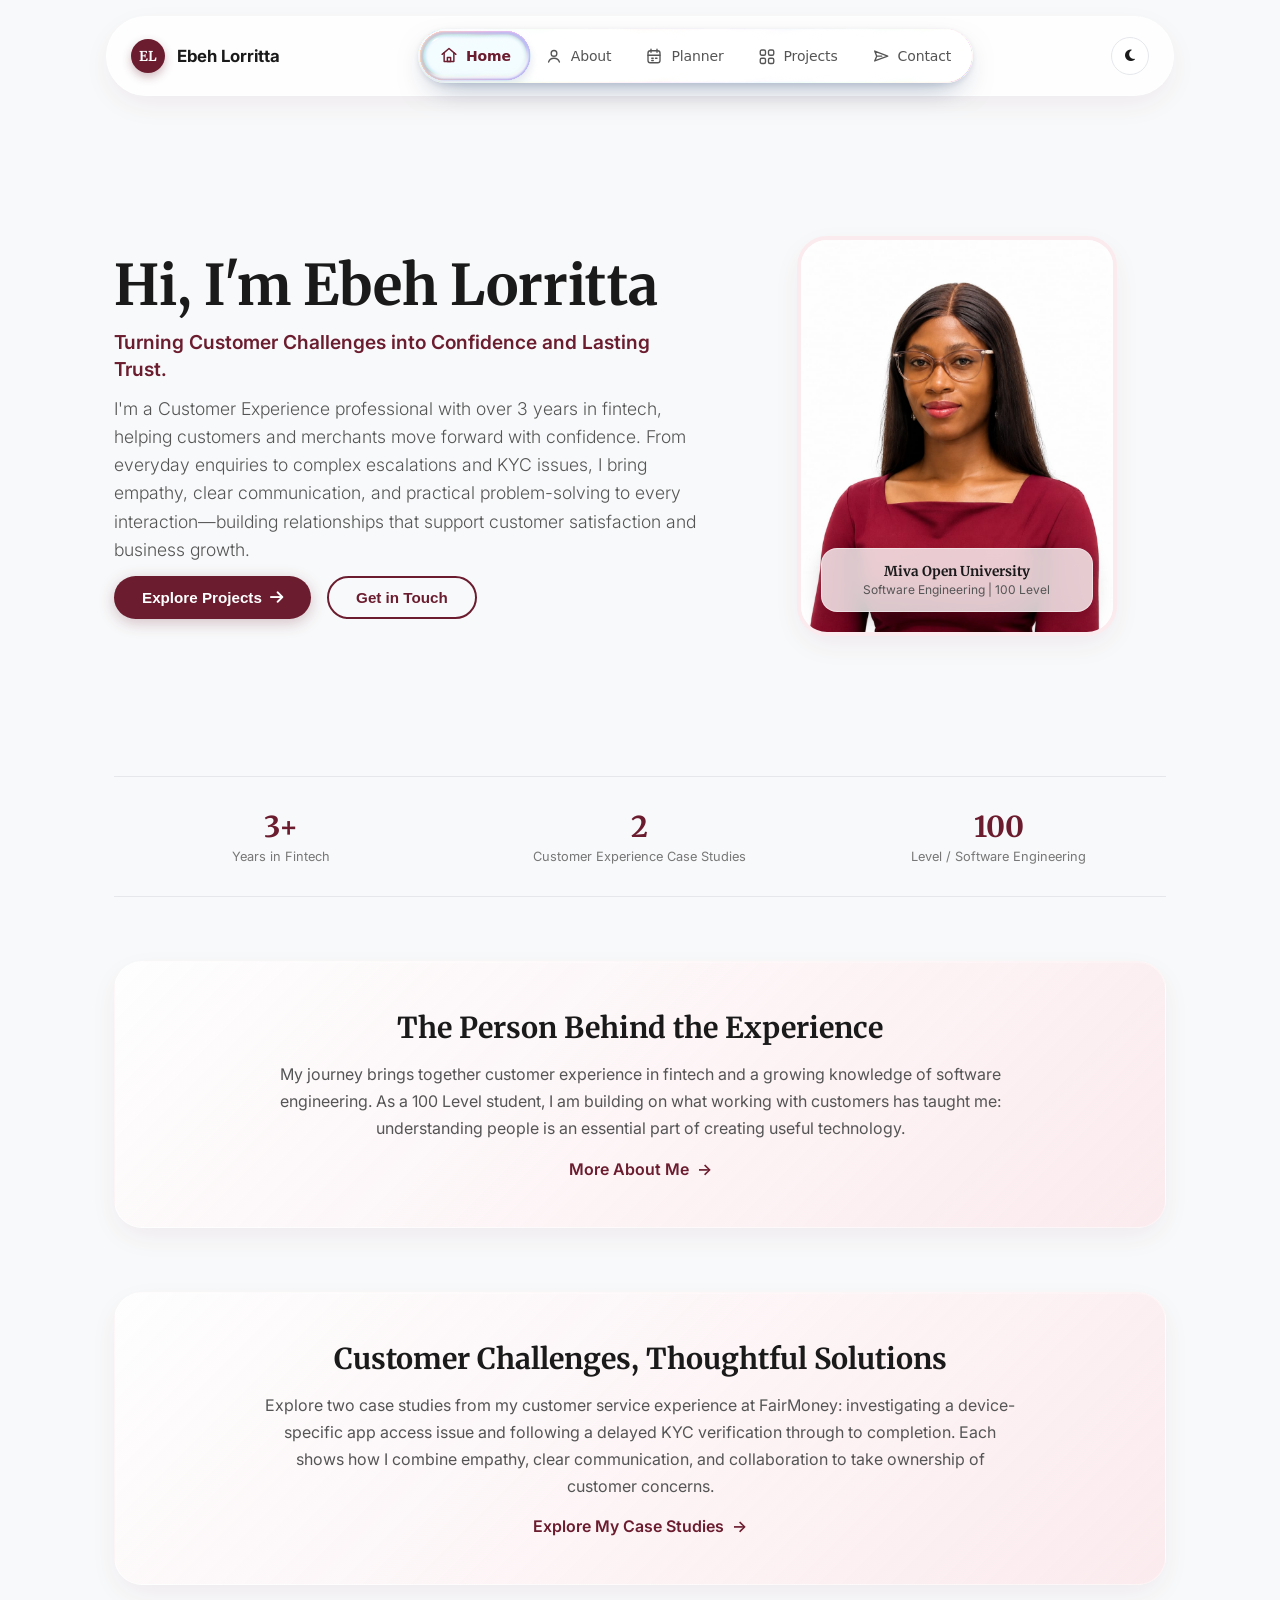
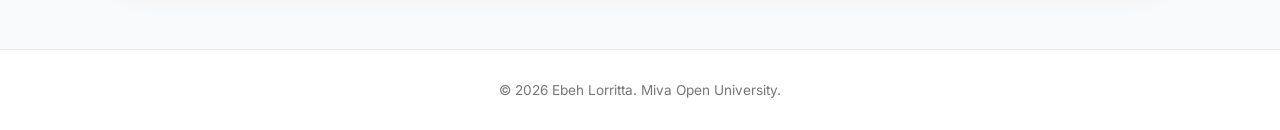
<file: index.html>
<!DOCTYPE html>
<html lang="en" data-theme="light">
<head>
    <meta charset="UTF-8">
    <meta name="viewport" content="width=device-width, initial-scale=1.0">
    <title>Home | Ebeh Lorritta</title>
    <!-- Google Fonts -->
    <link rel="preconnect" href="https://fonts.googleapis.com">
    <link rel="preconnect" href="https://fonts.gstatic.com" crossorigin>
    <link href="https://fonts.googleapis.com/css2?family=Inter:wght@300;400;500;600;700&family=Merriweather:ital,wght@0,300;0,400;0,700;1,300&display=swap" rel="stylesheet">
    <!-- FontAwesome Icons -->
    <link rel="stylesheet" href="https://cdnjs.cloudflare.com/ajax/libs/font-awesome/6.4.0/css/all.min.css">

    <link rel="stylesheet" href="style.css">
    <script src="script.js" defer></script>
</head>
<body>

    <!-- Liquid glass navigation adapted from Nimbus UI Waterline. -->
    <header>
        <div class="glass-nav">
            <a href="index.html" class="nav-brand">
                <div class="brand-badge">EL</div>
                <span>Ebeh Lorritta</span>
            </a>
            <nav class="nimbus-nav" aria-label="Main navigation" data-gl="off">
                    <span class="nimbus-glass" aria-hidden="true"></span>
                    <canvas class="nimbus-water" aria-hidden="true"></canvas>
                    <span class="nimbus-drop" aria-hidden="true"></span>
                    <a href="index.html" class="nimbus-item" data-page="home" data-effect="glow" aria-label="Home" aria-current="page"><span class="nv-ico"><svg viewBox="0 0 24 24" width="18" height="18" fill="none" stroke="currentColor" stroke-width="1.8" stroke-linecap="round" stroke-linejoin="round" aria-hidden="true"><path d="M3.5 11.2 12 4l8.5 7.2"/><path d="M6 9.6V20h12V9.6"/><path class="nv-door" d="M10 20v-5h4v5Z"/></svg></span><span class="nimbus-label">Home</span></a>
                    <a href="about.html" class="nimbus-item" data-page="about" data-effect="wave" aria-label="About"><span class="nv-ico"><svg viewBox="0 0 24 24" width="18" height="18" fill="none" stroke="currentColor" stroke-width="1.8" stroke-linecap="round" stroke-linejoin="round" aria-hidden="true"><circle cx="12" cy="8.5" r="3.8"/><path d="M4.8 20c1.2-3.4 4-5 7.2-5s6 1.6 7.2 5"/></svg></span><span class="nimbus-label">About</span></a>
                    <a href="planner.html" class="nimbus-item" data-page="planner" data-effect="drop" aria-label="Planner"><span class="nv-ico"><svg viewBox="0 0 24 24" width="18" height="18" fill="none" stroke="currentColor" stroke-width="1.8" stroke-linecap="round" stroke-linejoin="round" aria-hidden="true"><rect x="4" y="5" width="16" height="16" rx="3"/><path d="M8 3v4m8-4v4M4 11h16m-11 4h2m3 0h2m-7 3h2"/></svg></span><span class="nimbus-label">Planner</span></a>
                    <a href="project.html" class="nimbus-item" data-page="projects" data-effect="spin" aria-label="Projects"><span class="nv-ico"><svg viewBox="0 0 24 24" width="18" height="18" fill="none" stroke="currentColor" stroke-width="1.8" stroke-linecap="round" stroke-linejoin="round" aria-hidden="true"><rect x="3" y="4" width="7" height="7" rx="2"/><rect x="14" y="4" width="7" height="7" rx="2"/><rect x="3" y="15" width="7" height="7" rx="2"/><rect x="14" y="15" width="7" height="7" rx="2"/></svg></span><span class="nimbus-label">Projects</span></a>
                    <a href="contact.html" class="nimbus-item" data-page="contact" data-effect="plane" aria-label="Contact"><span class="nv-ico"><svg viewBox="0 0 24 24" width="18" height="18" fill="none" stroke="currentColor" stroke-width="1.8" stroke-linecap="round" stroke-linejoin="round" aria-hidden="true"><path d="M21 12.2 3.6 5.4l2.7 6.8-2.7 6.4L21 12.2Zm-14.7 0H13"/></svg></span><span class="nimbus-label">Contact</span></a>
                </nav>
            <div class="nav-actions">
                <button id="theme-toggle" class="icon-btn" type="button" aria-label="Toggle theme">
                    <i id="theme-icon" class="fa-solid fa-moon" aria-hidden="true"></i>
                </button>
                <button id="mobile-menu-btn" class="icon-btn" type="button" aria-label="Toggle mobile menu" aria-controls="mobile-menu" aria-expanded="false" data-action="toggle-menu">
                    <i id="mobile-menu-icon" class="fa-solid fa-bars" aria-hidden="true"></i>
                </button>
            </div>
        </div>
        <div id="mobile-menu">
            <nav class="nimbus-nav" aria-label="Mobile navigation" data-gl="off">
                    <span class="nimbus-glass" aria-hidden="true"></span>
                    <canvas class="nimbus-water" aria-hidden="true"></canvas>
                    <span class="nimbus-drop" aria-hidden="true"></span>
                    <a href="index.html" class="nimbus-item" data-page="home" data-effect="glow" aria-label="Home" aria-current="page"><span class="nv-ico"><svg viewBox="0 0 24 24" width="18" height="18" fill="none" stroke="currentColor" stroke-width="1.8" stroke-linecap="round" stroke-linejoin="round" aria-hidden="true"><path d="M3.5 11.2 12 4l8.5 7.2"/><path d="M6 9.6V20h12V9.6"/><path class="nv-door" d="M10 20v-5h4v5Z"/></svg></span><span class="nimbus-label">Home</span></a>
                    <a href="about.html" class="nimbus-item" data-page="about" data-effect="wave" aria-label="About"><span class="nv-ico"><svg viewBox="0 0 24 24" width="18" height="18" fill="none" stroke="currentColor" stroke-width="1.8" stroke-linecap="round" stroke-linejoin="round" aria-hidden="true"><circle cx="12" cy="8.5" r="3.8"/><path d="M4.8 20c1.2-3.4 4-5 7.2-5s6 1.6 7.2 5"/></svg></span><span class="nimbus-label">About</span></a>
                    <a href="planner.html" class="nimbus-item" data-page="planner" data-effect="drop" aria-label="Planner"><span class="nv-ico"><svg viewBox="0 0 24 24" width="18" height="18" fill="none" stroke="currentColor" stroke-width="1.8" stroke-linecap="round" stroke-linejoin="round" aria-hidden="true"><rect x="4" y="5" width="16" height="16" rx="3"/><path d="M8 3v4m8-4v4M4 11h16m-11 4h2m3 0h2m-7 3h2"/></svg></span><span class="nimbus-label">Planner</span></a>
                    <a href="project.html" class="nimbus-item" data-page="projects" data-effect="spin" aria-label="Projects"><span class="nv-ico"><svg viewBox="0 0 24 24" width="18" height="18" fill="none" stroke="currentColor" stroke-width="1.8" stroke-linecap="round" stroke-linejoin="round" aria-hidden="true"><rect x="3" y="4" width="7" height="7" rx="2"/><rect x="14" y="4" width="7" height="7" rx="2"/><rect x="3" y="15" width="7" height="7" rx="2"/><rect x="14" y="15" width="7" height="7" rx="2"/></svg></span><span class="nimbus-label">Projects</span></a>
                    <a href="contact.html" class="nimbus-item" data-page="contact" data-effect="plane" aria-label="Contact"><span class="nv-ico"><svg viewBox="0 0 24 24" width="18" height="18" fill="none" stroke="currentColor" stroke-width="1.8" stroke-linecap="round" stroke-linejoin="round" aria-hidden="true"><path d="M21 12.2 3.6 5.4l2.7 6.8-2.7 6.4L21 12.2Zm-14.7 0H13"/></svg></span><span class="nimbus-label">Contact</span></a>
                </nav>
        </div>
    </header>

    <main>
        <section id="page-home" class="page-view active">
            <section class="hero-grid" aria-labelledby="hero-title">
                <div class="hero-content">
                    <h1 id="hero-title" class="hero-title">Hi, I'm Ebeh Lorritta</h1>
                    <p class="profile-tagline">Turning Customer Challenges into Confidence and Lasting Trust.</p>
                    <p class="hero-subtitle">I'm a Customer Experience professional with over 3 years in fintech, helping customers and merchants move forward with confidence. From everyday enquiries to complex escalations and KYC issues, I bring empathy, clear communication, and practical problem-solving to every interaction&mdash;building relationships that support customer satisfaction and business growth.</p>
                    <div class="hero-cta">
                        <button data-action="navigate" data-destination="projects" class="btn-primary">
                            <span>Explore Projects</span>
                            <i class="fa-solid fa-arrow-right"></i>
                        </button>
                        <button data-action="navigate" data-destination="contact" class="btn-outline">
                            <span>Get in Touch</span>
                        </button>
                    </div>

                </div>

                <!-- Hero Image & Animated Badge -->
                <div class="hero-image-wrapper">
                    <div class="hero-image-card">
                        <img src="assets/images/ebeh-lorietta.jpeg"
                             alt="Portrait of Ebeh Lorritta" width="960" height="1280" fetchpriority="high">
                        <div class="floating-badge animate-float">
                            <h4>Miva Open University</h4>
                            <p>Software Engineering | 100 Level</p>
                        </div>
                    </div>
                </div>
            </section>

            <section class="metrics-row" aria-label="Experience and academic highlights">
                <div class="metric-item">
                    <h3>3+</h3>
                    <p>Years in Fintech</p>
                </div>
                <div class="metric-item">
                    <h3>2</h3>
                    <p>Customer Experience Case Studies</p>
                </div>
                <div class="metric-item">
                    <h3>100</h3>
                    <p>Level / Software Engineering</p>
                </div>
            </section>

            <section class="home-intro-section" aria-labelledby="about-preview-title">
                <h2 id="about-preview-title">The Person Behind the Experience</h2>
                <p>My journey brings together customer experience in fintech and a growing knowledge of software engineering. As a 100 Level student, I am building on what working with customers has taught me: understanding people is an essential part of creating useful technology.</p>
                <a class="home-intro-link" href="about.html">More About Me <span aria-hidden="true">&rarr;</span></a>
            </section>

            <section class="home-intro-section" aria-labelledby="projects-preview-title">
                <h2 id="projects-preview-title">Customer Challenges, Thoughtful Solutions</h2>
                <p>Explore two case studies from my customer service experience at FairMoney: investigating a device-specific app access issue and following a delayed KYC verification through to completion. Each shows how I combine empathy, clear communication, and collaboration to take ownership of customer concerns.</p>
                <a class="home-intro-link" href="project.html">Explore My Case Studies <span aria-hidden="true">&rarr;</span></a>
            </section>
        </section>
    </main>

    <!-- Footer -->
    <footer>
        <p>&copy; 2026 Ebeh Lorritta. Miva Open University.</p>
    </footer>

    <!-- Project Details Modal -->
    <div id="project-modal" class="modal-overlay" data-action="close-project-overlay">
        <div class="modal-card" role="dialog" aria-modal="true" aria-labelledby="modal-title" tabindex="-1" data-action="stop-propagation">
            <div class="modal-header-row">
                <h3 id="modal-title" class="serif-heading modal-title">Project Title</h3>
                <button class="modal-close-btn" aria-label="Close project details" data-action="close-project"><i class="fa-solid fa-xmark"></i></button>
            </div>
            <p id="modal-body" class="modal-body-text">Project description and architecture details here.</p>
            <div class="modal-actions">
                <button data-action="close-project" class="btn-primary modal-done-btn">Close</button>
            </div>
        </div>
    </div>

    <!-- Toast Notification Box -->
    <div id="toast-box" role="status" aria-live="polite">
        <i class="fa-solid fa-circle-info"></i>
        <span id="toast-msg">Notification message</span>
    </div>

    <!-- JavaScript Application Logic -->
</body>
</html>
</file>
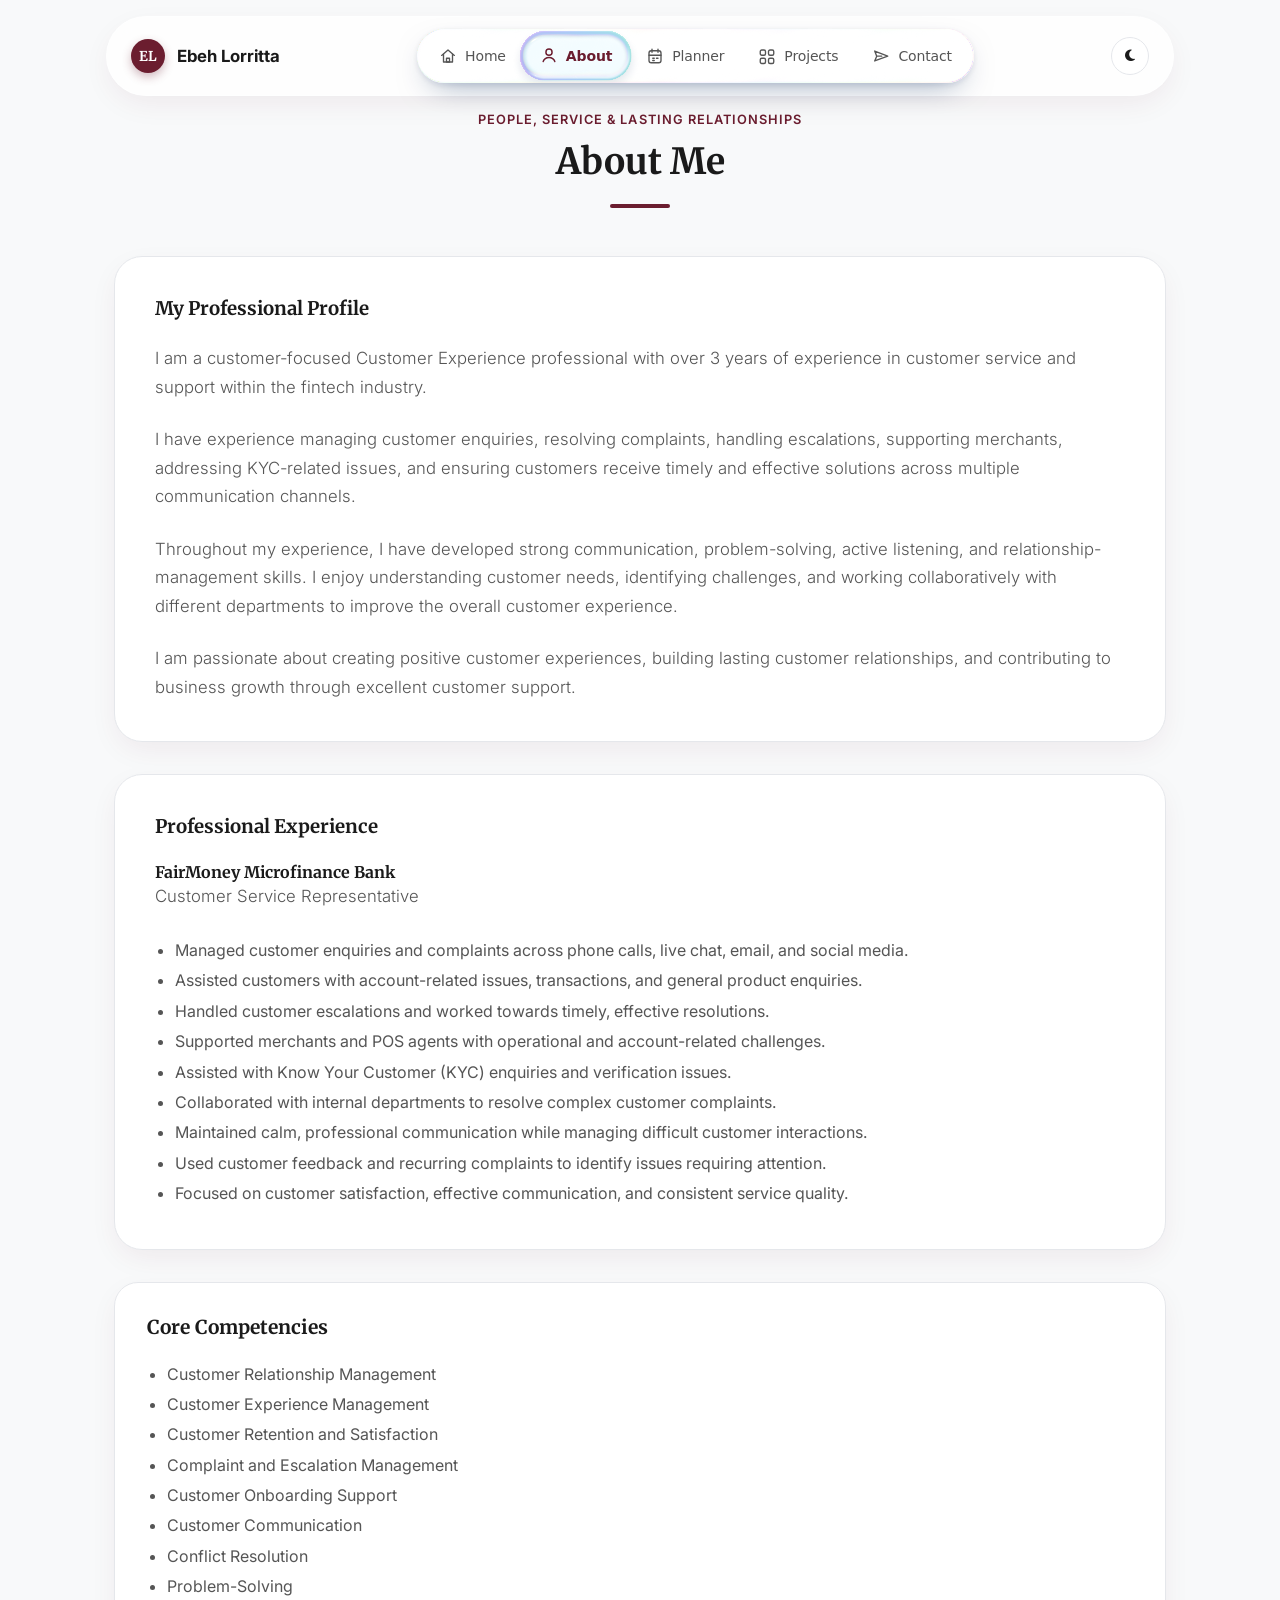
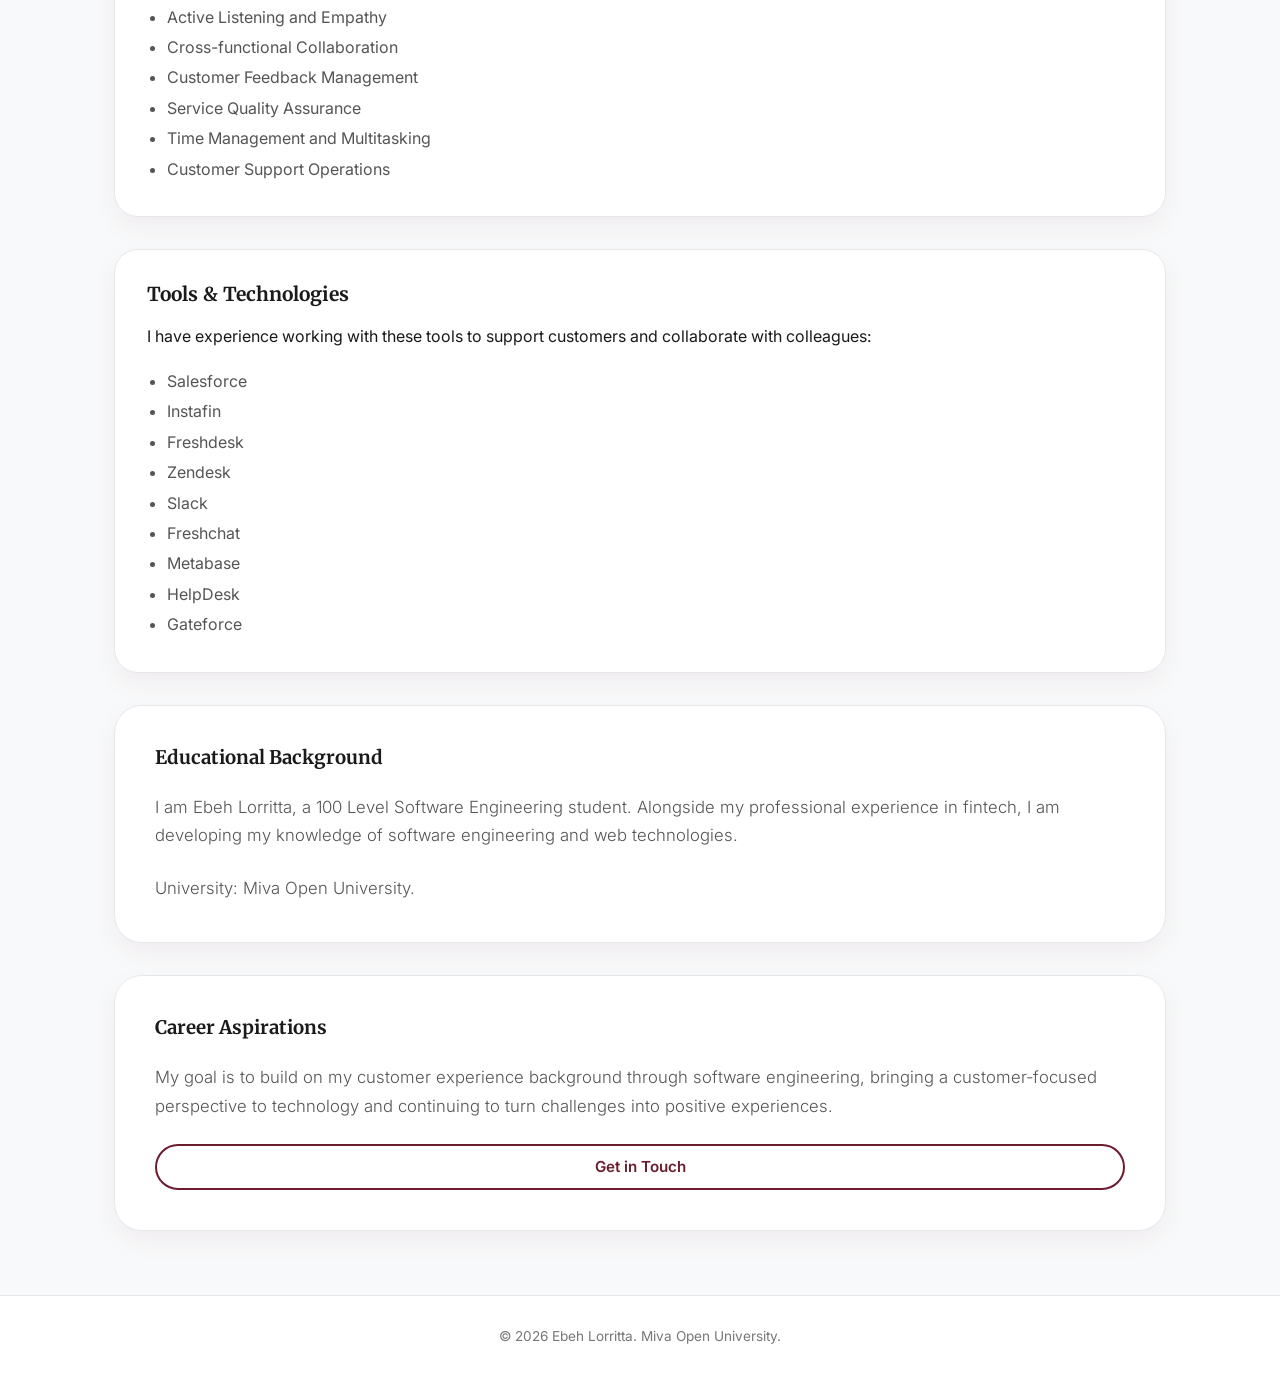
<file: about.html>
<!DOCTYPE html>
<html lang="en" data-theme="light">
<head>
    <meta charset="UTF-8">
    <meta name="viewport" content="width=device-width, initial-scale=1.0">
    <title>About | Ebeh Lorritta</title>
    <!-- Google Fonts -->
    <link rel="preconnect" href="https://fonts.googleapis.com">
    <link rel="preconnect" href="https://fonts.gstatic.com" crossorigin>
    <link href="https://fonts.googleapis.com/css2?family=Inter:wght@300;400;500;600;700&family=Merriweather:ital,wght@0,300;0,400;0,700;1,300&display=swap" rel="stylesheet">
    <!-- FontAwesome Icons -->
    <link rel="stylesheet" href="https://cdnjs.cloudflare.com/ajax/libs/font-awesome/6.4.0/css/all.min.css">

    <link rel="stylesheet" href="style.css">
    <script src="script.js" defer></script>
</head>
<body>

    <!-- Liquid glass navigation adapted from Nimbus UI Waterline. -->
    <header>
        <div class="glass-nav">
            <a href="index.html" class="nav-brand">
                <div class="brand-badge">EL</div>
                <span>Ebeh Lorritta</span>
            </a>
            <nav class="nimbus-nav" aria-label="Main navigation" data-gl="off">
                    <span class="nimbus-glass" aria-hidden="true"></span>
                    <canvas class="nimbus-water" aria-hidden="true"></canvas>
                    <span class="nimbus-drop" aria-hidden="true"></span>
                    <a href="index.html" class="nimbus-item" data-page="home" data-effect="glow" aria-label="Home"><span class="nv-ico"><svg viewBox="0 0 24 24" width="18" height="18" fill="none" stroke="currentColor" stroke-width="1.8" stroke-linecap="round" stroke-linejoin="round" aria-hidden="true"><path d="M3.5 11.2 12 4l8.5 7.2"/><path d="M6 9.6V20h12V9.6"/><path class="nv-door" d="M10 20v-5h4v5Z"/></svg></span><span class="nimbus-label">Home</span></a>
                    <a href="about.html" class="nimbus-item" data-page="about" data-effect="wave" aria-label="About" aria-current="page"><span class="nv-ico"><svg viewBox="0 0 24 24" width="18" height="18" fill="none" stroke="currentColor" stroke-width="1.8" stroke-linecap="round" stroke-linejoin="round" aria-hidden="true"><circle cx="12" cy="8.5" r="3.8"/><path d="M4.8 20c1.2-3.4 4-5 7.2-5s6 1.6 7.2 5"/></svg></span><span class="nimbus-label">About</span></a>
                    <a href="planner.html" class="nimbus-item" data-page="planner" data-effect="drop" aria-label="Planner"><span class="nv-ico"><svg viewBox="0 0 24 24" width="18" height="18" fill="none" stroke="currentColor" stroke-width="1.8" stroke-linecap="round" stroke-linejoin="round" aria-hidden="true"><rect x="4" y="5" width="16" height="16" rx="3"/><path d="M8 3v4m8-4v4M4 11h16m-11 4h2m3 0h2m-7 3h2"/></svg></span><span class="nimbus-label">Planner</span></a>
                    <a href="project.html" class="nimbus-item" data-page="projects" data-effect="spin" aria-label="Projects"><span class="nv-ico"><svg viewBox="0 0 24 24" width="18" height="18" fill="none" stroke="currentColor" stroke-width="1.8" stroke-linecap="round" stroke-linejoin="round" aria-hidden="true"><rect x="3" y="4" width="7" height="7" rx="2"/><rect x="14" y="4" width="7" height="7" rx="2"/><rect x="3" y="15" width="7" height="7" rx="2"/><rect x="14" y="15" width="7" height="7" rx="2"/></svg></span><span class="nimbus-label">Projects</span></a>
                    <a href="contact.html" class="nimbus-item" data-page="contact" data-effect="plane" aria-label="Contact"><span class="nv-ico"><svg viewBox="0 0 24 24" width="18" height="18" fill="none" stroke="currentColor" stroke-width="1.8" stroke-linecap="round" stroke-linejoin="round" aria-hidden="true"><path d="M21 12.2 3.6 5.4l2.7 6.8-2.7 6.4L21 12.2Zm-14.7 0H13"/></svg></span><span class="nimbus-label">Contact</span></a>
                </nav>
            <div class="nav-actions">
                <button id="theme-toggle" class="icon-btn" type="button" aria-label="Toggle theme">
                    <i id="theme-icon" class="fa-solid fa-moon" aria-hidden="true"></i>
                </button>
                <button id="mobile-menu-btn" class="icon-btn" type="button" aria-label="Toggle mobile menu" aria-controls="mobile-menu" aria-expanded="false" data-action="toggle-menu">
                    <i id="mobile-menu-icon" class="fa-solid fa-bars" aria-hidden="true"></i>
                </button>
            </div>
        </div>
        <div id="mobile-menu">
            <nav class="nimbus-nav" aria-label="Mobile navigation" data-gl="off">
                    <span class="nimbus-glass" aria-hidden="true"></span>
                    <canvas class="nimbus-water" aria-hidden="true"></canvas>
                    <span class="nimbus-drop" aria-hidden="true"></span>
                    <a href="index.html" class="nimbus-item" data-page="home" data-effect="glow" aria-label="Home"><span class="nv-ico"><svg viewBox="0 0 24 24" width="18" height="18" fill="none" stroke="currentColor" stroke-width="1.8" stroke-linecap="round" stroke-linejoin="round" aria-hidden="true"><path d="M3.5 11.2 12 4l8.5 7.2"/><path d="M6 9.6V20h12V9.6"/><path class="nv-door" d="M10 20v-5h4v5Z"/></svg></span><span class="nimbus-label">Home</span></a>
                    <a href="about.html" class="nimbus-item" data-page="about" data-effect="wave" aria-label="About" aria-current="page"><span class="nv-ico"><svg viewBox="0 0 24 24" width="18" height="18" fill="none" stroke="currentColor" stroke-width="1.8" stroke-linecap="round" stroke-linejoin="round" aria-hidden="true"><circle cx="12" cy="8.5" r="3.8"/><path d="M4.8 20c1.2-3.4 4-5 7.2-5s6 1.6 7.2 5"/></svg></span><span class="nimbus-label">About</span></a>
                    <a href="planner.html" class="nimbus-item" data-page="planner" data-effect="drop" aria-label="Planner"><span class="nv-ico"><svg viewBox="0 0 24 24" width="18" height="18" fill="none" stroke="currentColor" stroke-width="1.8" stroke-linecap="round" stroke-linejoin="round" aria-hidden="true"><rect x="4" y="5" width="16" height="16" rx="3"/><path d="M8 3v4m8-4v4M4 11h16m-11 4h2m3 0h2m-7 3h2"/></svg></span><span class="nimbus-label">Planner</span></a>
                    <a href="project.html" class="nimbus-item" data-page="projects" data-effect="spin" aria-label="Projects"><span class="nv-ico"><svg viewBox="0 0 24 24" width="18" height="18" fill="none" stroke="currentColor" stroke-width="1.8" stroke-linecap="round" stroke-linejoin="round" aria-hidden="true"><rect x="3" y="4" width="7" height="7" rx="2"/><rect x="14" y="4" width="7" height="7" rx="2"/><rect x="3" y="15" width="7" height="7" rx="2"/><rect x="14" y="15" width="7" height="7" rx="2"/></svg></span><span class="nimbus-label">Projects</span></a>
                    <a href="contact.html" class="nimbus-item" data-page="contact" data-effect="plane" aria-label="Contact"><span class="nv-ico"><svg viewBox="0 0 24 24" width="18" height="18" fill="none" stroke="currentColor" stroke-width="1.8" stroke-linecap="round" stroke-linejoin="round" aria-hidden="true"><path d="M21 12.2 3.6 5.4l2.7 6.8-2.7 6.4L21 12.2Zm-14.7 0H13"/></svg></span><span class="nimbus-label">Contact</span></a>
                </nav>
        </div>
    </header>

    <main>
        <section id="page-about" class="page-view active">
            <div class="section-header">
                <span>People, Service &amp; Lasting Relationships</span>
                <h2>About Me</h2>
                <div class="divider"></div>
            </div>

            <div class="about-sections">
                <section class="about-text-card" aria-labelledby="professional-background">
                    <h3 id="professional-background" class="serif-heading">My Professional Profile</h3>
                    <p>I am a customer-focused Customer Experience professional with over 3 years of experience in customer service and support within the fintech industry.</p>
                    <p>I have experience managing customer enquiries, resolving complaints, handling escalations, supporting merchants, addressing KYC-related issues, and ensuring customers receive timely and effective solutions across multiple communication channels.</p>
                    <p>Throughout my experience, I have developed strong communication, problem-solving, active listening, and relationship-management skills. I enjoy understanding customer needs, identifying challenges, and working collaboratively with different departments to improve the overall customer experience.</p>
                    <p>I am passionate about creating positive customer experiences, building lasting customer relationships, and contributing to business growth through excellent customer support.</p>
                </section>

                <section class="about-text-card" aria-labelledby="professional-experience">
                    <h3 id="professional-experience" class="serif-heading">Professional Experience</h3>
                    <div>
                        <h4>FairMoney Microfinance Bank</h4>
                        <p>Customer Service Representative</p>
                    </div>
                    <ul class="content-list">
                        <li>Managed customer enquiries and complaints across phone calls, live chat, email, and social media.</li>
                        <li>Assisted customers with account-related issues, transactions, and general product enquiries.</li>
                        <li>Handled customer escalations and worked towards timely, effective resolutions.</li>
                        <li>Supported merchants and POS agents with operational and account-related challenges.</li>
                        <li>Assisted with Know Your Customer (KYC) enquiries and verification issues.</li>
                        <li>Collaborated with internal departments to resolve complex customer complaints.</li>
                        <li>Maintained calm, professional communication while managing difficult customer interactions.</li>
                        <li>Used customer feedback and recurring complaints to identify issues requiring attention.</li>
                        <li>Focused on customer satisfaction, effective communication, and consistent service quality.</li>
                    </ul>
                </section>

                <section class="sidebar-card" aria-labelledby="core-competencies">
                    <h3 id="core-competencies">Core Competencies</h3>
                    <ul class="content-list">
                        <li>Customer Relationship Management</li>
                        <li>Customer Experience Management</li>
                        <li>Customer Retention and Satisfaction</li>
                        <li>Complaint and Escalation Management</li>
                        <li>Customer Onboarding Support</li>
                        <li>Customer Communication</li>
                        <li>Conflict Resolution</li>
                        <li>Problem-Solving</li>
                        <li>Active Listening and Empathy</li>
                        <li>Cross-functional Collaboration</li>
                        <li>Customer Feedback Management</li>
                        <li>Service Quality Assurance</li>
                        <li>Time Management and Multitasking</li>
                        <li>Customer Support Operations</li>
                    </ul>
                </section>

                <section class="sidebar-card" aria-labelledby="tools-technologies">
                    <h3 id="tools-technologies">Tools &amp; Technologies</h3>
                    <p>I have experience working with these tools to support customers and collaborate with colleagues:</p>
                    <ul class="content-list">
                        <li>Salesforce</li>
                        <li>Instafin</li>
                        <li>Freshdesk</li>
                        <li>Zendesk</li>
                        <li>Slack</li>
                        <li>Freshchat</li>
                        <li>Metabase</li>
                        <li>HelpDesk</li>
                        <li>Gateforce</li>
                    </ul>
                </section>

                <section class="about-text-card" aria-labelledby="educational-background">
                    <h3 id="educational-background" class="serif-heading">Educational Background</h3>
                    <p>I am Ebeh Lorritta, a 100 Level Software Engineering student. Alongside my professional experience in fintech, I am developing my knowledge of software engineering and web technologies.</p>
                    <p>University: Miva Open University.</p>
                </section>

                <section class="about-text-card" aria-labelledby="career-aspirations">
                    <h3 id="career-aspirations" class="serif-heading">Career Aspirations</h3>
                    <p>My goal is to build on my customer experience background through software engineering, bringing a customer-focused perspective to technology and continuing to turn challenges into positive experiences.</p>
                    <a href="contact.html" class="btn-outline">Get in Touch</a>
                </section>

            </div>
        </section>
    </main>

    <!-- Footer -->
    <footer>
        <p>&copy; 2026 Ebeh Lorritta. Miva Open University.</p>
    </footer>

    <!-- Project Details Modal -->
    <div id="project-modal" class="modal-overlay" data-action="close-project-overlay">
        <div class="modal-card" role="dialog" aria-modal="true" aria-labelledby="modal-title" tabindex="-1" data-action="stop-propagation">
            <div class="modal-header-row">
                <h3 id="modal-title" class="serif-heading modal-title">Project Title</h3>
                <button class="modal-close-btn" aria-label="Close project details" data-action="close-project"><i class="fa-solid fa-xmark"></i></button>
            </div>
            <p id="modal-body" class="modal-body-text">Project description and architecture details here.</p>
            <div class="modal-actions">
                <button data-action="close-project" class="btn-primary modal-done-btn">Close</button>
            </div>
        </div>
    </div>

    <!-- Toast Notification Box -->
    <div id="toast-box" role="status" aria-live="polite">
        <i class="fa-solid fa-circle-info"></i>
        <span id="toast-msg">Notification message</span>
    </div>

    <!-- JavaScript Application Logic -->
</body>
</html>
</file>
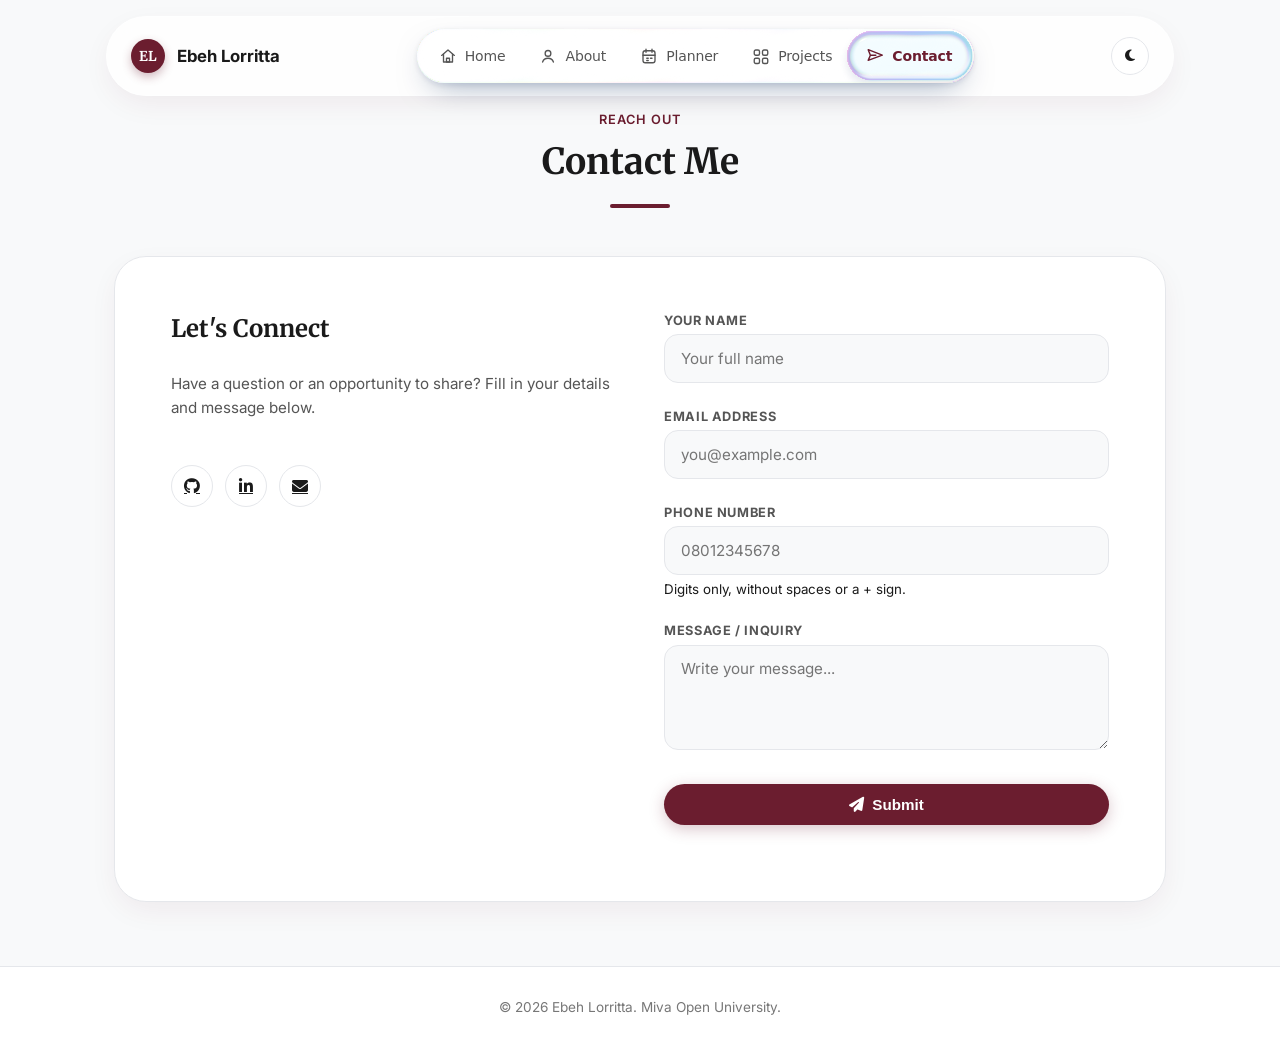
<file: contact.html>
<!DOCTYPE html>
<html lang="en" data-theme="light">
<head>
    <meta charset="UTF-8">
    <meta name="viewport" content="width=device-width, initial-scale=1.0">
    <title>Contact | Ebeh Lorritta</title>
    <!-- Google Fonts -->
    <link rel="preconnect" href="https://fonts.googleapis.com">
    <link rel="preconnect" href="https://fonts.gstatic.com" crossorigin>
    <link href="https://fonts.googleapis.com/css2?family=Inter:wght@300;400;500;600;700&family=Merriweather:ital,wght@0,300;0,400;0,700;1,300&display=swap" rel="stylesheet">
    <!-- FontAwesome Icons -->
    <link rel="stylesheet" href="https://cdnjs.cloudflare.com/ajax/libs/font-awesome/6.4.0/css/all.min.css">

    <link rel="stylesheet" href="style.css">
    <script src="script.js" defer></script>
</head>
<body>

    <!-- Liquid glass navigation adapted from Nimbus UI Waterline. -->
    <header>
        <div class="glass-nav">
            <a href="index.html" class="nav-brand">
                <div class="brand-badge">EL</div>
                <span>Ebeh Lorritta</span>
            </a>
            <nav class="nimbus-nav" aria-label="Main navigation" data-gl="off">
                    <span class="nimbus-glass" aria-hidden="true"></span>
                    <canvas class="nimbus-water" aria-hidden="true"></canvas>
                    <span class="nimbus-drop" aria-hidden="true"></span>
                    <a href="index.html" class="nimbus-item" data-page="home" data-effect="glow" aria-label="Home"><span class="nv-ico"><svg viewBox="0 0 24 24" width="18" height="18" fill="none" stroke="currentColor" stroke-width="1.8" stroke-linecap="round" stroke-linejoin="round" aria-hidden="true"><path d="M3.5 11.2 12 4l8.5 7.2"/><path d="M6 9.6V20h12V9.6"/><path class="nv-door" d="M10 20v-5h4v5Z"/></svg></span><span class="nimbus-label">Home</span></a>
                    <a href="about.html" class="nimbus-item" data-page="about" data-effect="wave" aria-label="About"><span class="nv-ico"><svg viewBox="0 0 24 24" width="18" height="18" fill="none" stroke="currentColor" stroke-width="1.8" stroke-linecap="round" stroke-linejoin="round" aria-hidden="true"><circle cx="12" cy="8.5" r="3.8"/><path d="M4.8 20c1.2-3.4 4-5 7.2-5s6 1.6 7.2 5"/></svg></span><span class="nimbus-label">About</span></a>
                    <a href="planner.html" class="nimbus-item" data-page="planner" data-effect="drop" aria-label="Planner"><span class="nv-ico"><svg viewBox="0 0 24 24" width="18" height="18" fill="none" stroke="currentColor" stroke-width="1.8" stroke-linecap="round" stroke-linejoin="round" aria-hidden="true"><rect x="4" y="5" width="16" height="16" rx="3"/><path d="M8 3v4m8-4v4M4 11h16m-11 4h2m3 0h2m-7 3h2"/></svg></span><span class="nimbus-label">Planner</span></a>
                    <a href="project.html" class="nimbus-item" data-page="projects" data-effect="spin" aria-label="Projects"><span class="nv-ico"><svg viewBox="0 0 24 24" width="18" height="18" fill="none" stroke="currentColor" stroke-width="1.8" stroke-linecap="round" stroke-linejoin="round" aria-hidden="true"><rect x="3" y="4" width="7" height="7" rx="2"/><rect x="14" y="4" width="7" height="7" rx="2"/><rect x="3" y="15" width="7" height="7" rx="2"/><rect x="14" y="15" width="7" height="7" rx="2"/></svg></span><span class="nimbus-label">Projects</span></a>
                    <a href="contact.html" class="nimbus-item" data-page="contact" data-effect="plane" aria-label="Contact" aria-current="page"><span class="nv-ico"><svg viewBox="0 0 24 24" width="18" height="18" fill="none" stroke="currentColor" stroke-width="1.8" stroke-linecap="round" stroke-linejoin="round" aria-hidden="true"><path d="M21 12.2 3.6 5.4l2.7 6.8-2.7 6.4L21 12.2Zm-14.7 0H13"/></svg></span><span class="nimbus-label">Contact</span></a>
                </nav>
            <div class="nav-actions">
                <button id="theme-toggle" class="icon-btn" type="button" aria-label="Toggle theme">
                    <i id="theme-icon" class="fa-solid fa-moon" aria-hidden="true"></i>
                </button>
                <button id="mobile-menu-btn" class="icon-btn" type="button" aria-label="Toggle mobile menu" aria-controls="mobile-menu" aria-expanded="false" data-action="toggle-menu">
                    <i id="mobile-menu-icon" class="fa-solid fa-bars" aria-hidden="true"></i>
                </button>
            </div>
        </div>
        <div id="mobile-menu">
            <nav class="nimbus-nav" aria-label="Mobile navigation" data-gl="off">
                    <span class="nimbus-glass" aria-hidden="true"></span>
                    <canvas class="nimbus-water" aria-hidden="true"></canvas>
                    <span class="nimbus-drop" aria-hidden="true"></span>
                    <a href="index.html" class="nimbus-item" data-page="home" data-effect="glow" aria-label="Home"><span class="nv-ico"><svg viewBox="0 0 24 24" width="18" height="18" fill="none" stroke="currentColor" stroke-width="1.8" stroke-linecap="round" stroke-linejoin="round" aria-hidden="true"><path d="M3.5 11.2 12 4l8.5 7.2"/><path d="M6 9.6V20h12V9.6"/><path class="nv-door" d="M10 20v-5h4v5Z"/></svg></span><span class="nimbus-label">Home</span></a>
                    <a href="about.html" class="nimbus-item" data-page="about" data-effect="wave" aria-label="About"><span class="nv-ico"><svg viewBox="0 0 24 24" width="18" height="18" fill="none" stroke="currentColor" stroke-width="1.8" stroke-linecap="round" stroke-linejoin="round" aria-hidden="true"><circle cx="12" cy="8.5" r="3.8"/><path d="M4.8 20c1.2-3.4 4-5 7.2-5s6 1.6 7.2 5"/></svg></span><span class="nimbus-label">About</span></a>
                    <a href="planner.html" class="nimbus-item" data-page="planner" data-effect="drop" aria-label="Planner"><span class="nv-ico"><svg viewBox="0 0 24 24" width="18" height="18" fill="none" stroke="currentColor" stroke-width="1.8" stroke-linecap="round" stroke-linejoin="round" aria-hidden="true"><rect x="4" y="5" width="16" height="16" rx="3"/><path d="M8 3v4m8-4v4M4 11h16m-11 4h2m3 0h2m-7 3h2"/></svg></span><span class="nimbus-label">Planner</span></a>
                    <a href="project.html" class="nimbus-item" data-page="projects" data-effect="spin" aria-label="Projects"><span class="nv-ico"><svg viewBox="0 0 24 24" width="18" height="18" fill="none" stroke="currentColor" stroke-width="1.8" stroke-linecap="round" stroke-linejoin="round" aria-hidden="true"><rect x="3" y="4" width="7" height="7" rx="2"/><rect x="14" y="4" width="7" height="7" rx="2"/><rect x="3" y="15" width="7" height="7" rx="2"/><rect x="14" y="15" width="7" height="7" rx="2"/></svg></span><span class="nimbus-label">Projects</span></a>
                    <a href="contact.html" class="nimbus-item" data-page="contact" data-effect="plane" aria-label="Contact" aria-current="page"><span class="nv-ico"><svg viewBox="0 0 24 24" width="18" height="18" fill="none" stroke="currentColor" stroke-width="1.8" stroke-linecap="round" stroke-linejoin="round" aria-hidden="true"><path d="M21 12.2 3.6 5.4l2.7 6.8-2.7 6.4L21 12.2Zm-14.7 0H13"/></svg></span><span class="nimbus-label">Contact</span></a>
                </nav>
        </div>
    </header>

    <main>
        <section id="page-contact" class="page-view active">
            <div class="section-header">
                <span>Reach Out</span>
                <h2>Contact Me</h2>
                <div class="divider"></div>
            </div>

            <div class="contact-grid">
                <div class="contact-info">
                    <h3 class="serif-heading">Let's Connect</h3>
                    <p class="contact-introduction">
                        Have a question or an opportunity to share? Fill in your details and message below.
                    </p>

                    <div class="social-icons-flex">
                        <a href="https://github.com/Elorritta" target="_blank" rel="noopener noreferrer" class="social-circle-btn" title="GitHub" aria-label="Visit Ebeh Lorritta on GitHub"><i class="fa-brands fa-github" aria-hidden="true"></i></a>
                        <a href="https://www.linkedin.com/in/ebehlorritta/" target="_blank" rel="noopener noreferrer" class="social-circle-btn" title="LinkedIn" aria-label="Visit Ebeh Lorritta on LinkedIn"><i class="fa-brands fa-linkedin-in" aria-hidden="true"></i></a>
                        <a href="mailto:ebehlorritta@gmail.com" class="social-circle-btn" title="ebehlorritta@gmail.com" aria-label="Email Ebeh Lorritta at ebehlorritta@gmail.com"><i class="fa-solid fa-envelope" aria-hidden="true"></i></a>
                    </div>
                </div>

                <!-- Contact Form -->
                <form id="contact-form" action="https://formspree.io/f/mbgodvrb" method="POST"  class="contact-form">
                    <div class="form-group">
                        <label for="c-name">Your Name</label>
                        <input type="text" id="c-name" name="name" autocomplete="name" required placeholder="Your full name" aria-describedby="error-name">
                        <small id="error-name" class="field-error"></small>
                    </div>
                    <div class="form-group">
                        <label for="c-email">Email Address</label>
                        <input type="email" id="c-email" name="email" autocomplete="email" required placeholder="you@example.com" aria-describedby="error-email">
                        <small id="error-email" class="field-error"></small>
                    </div>
                    <div class="form-group">
                        <label for="c-phone">Phone Number</label>
                        <input type="tel" id="c-phone" name="phone" autocomplete="tel" inputmode="numeric" pattern="[0-9]+" required placeholder="08012345678" aria-describedby="phone-help error-phone">
                        <small id="phone-help">Digits only, without spaces or a + sign.</small>
                        <small id="error-phone" class="field-error"></small>
                    </div>
                    <div class="form-group">
                        <label for="c-msg">Message / Inquiry</label>
                        <textarea id="c-msg" name="message" rows="4" required placeholder="Write your message..." aria-describedby="error-msg"></textarea>
                        <small id="error-msg" class="field-error"></small>
                    </div>
                    <button type="submit" class="btn-primary contact-submit-btn">
                        <i class="fa-solid fa-paper-plane"></i>
                        <span>Submit</span>
                    </button>
                    <p id="form-status" role="status" aria-live="polite"></p>
                </form>
            </div>
        </section>
    </main>

    <!-- Footer -->
    <footer>
        <p>&copy; 2026 Ebeh Lorritta. Miva Open University.</p>
    </footer>

    <!-- Project Details Modal -->
    <div id="project-modal" class="modal-overlay" data-action="close-project-overlay">
        <div class="modal-card" role="dialog" aria-modal="true" aria-labelledby="modal-title" tabindex="-1" data-action="stop-propagation">
            <div class="modal-header-row">
                <h3 id="modal-title" class="serif-heading modal-title">Project Title</h3>
                <button class="modal-close-btn" aria-label="Close project details" data-action="close-project"><i class="fa-solid fa-xmark"></i></button>
            </div>
            <p id="modal-body" class="modal-body-text">Project description and architecture details here.</p>
            <div class="modal-actions">
                <button data-action="close-project" class="btn-primary modal-done-btn">Close</button>
            </div>
        </div>
    </div>

    <!-- Toast Notification Box -->
    <div id="toast-box" role="status" aria-live="polite">
        <i class="fa-solid fa-circle-info"></i>
        <span id="toast-msg">Notification message</span>
    </div>

    <!-- JavaScript Application Logic -->
</body>
</html>
</file>
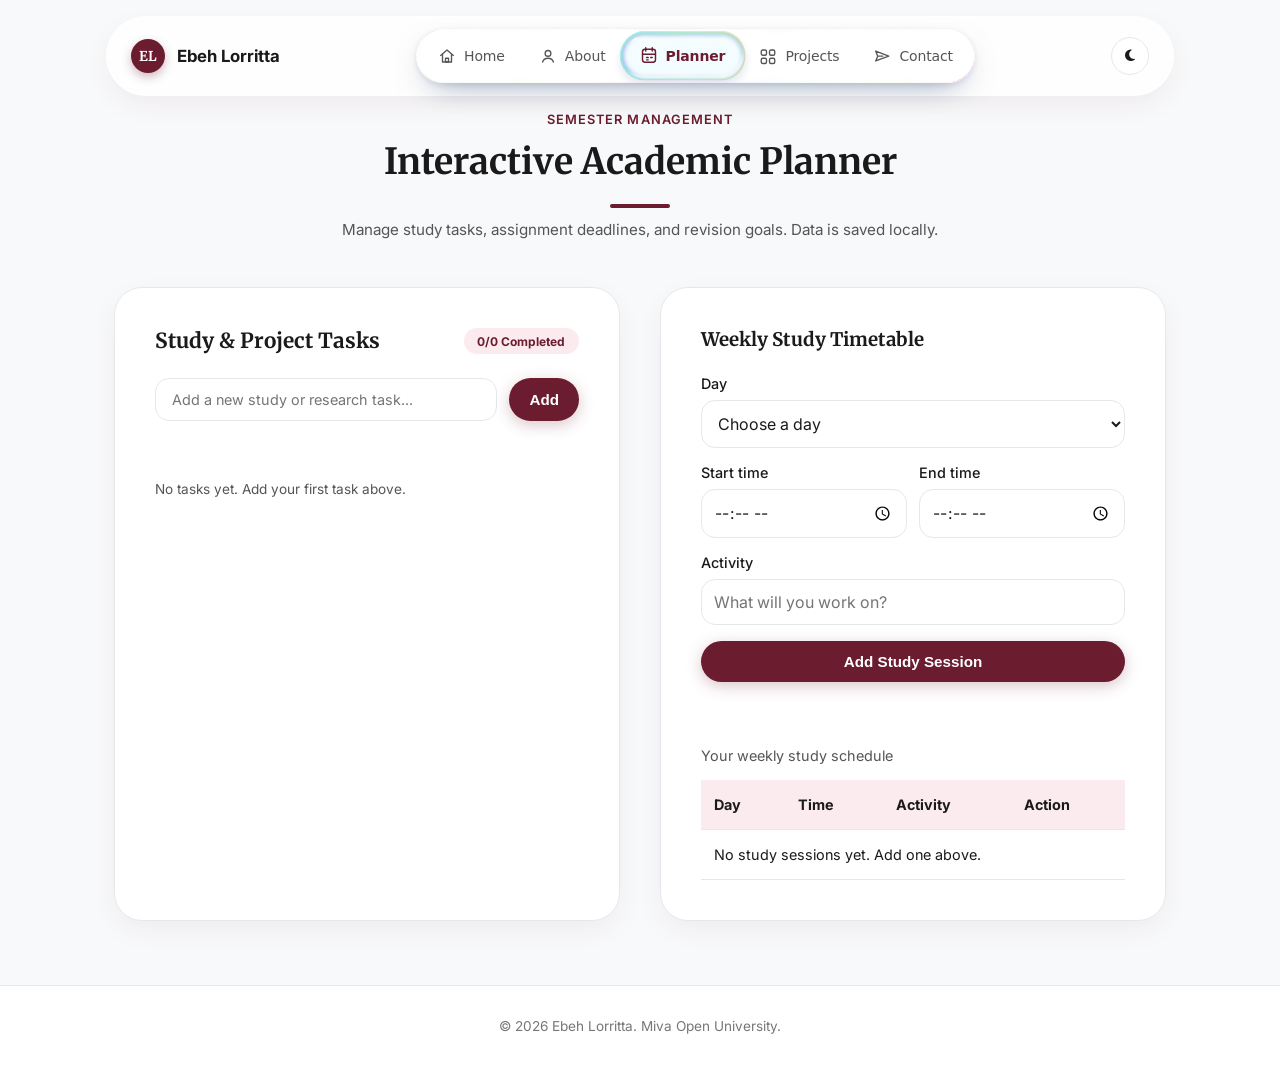
<file: planner.html>
<!DOCTYPE html>
<html lang="en" data-theme="light">
<head>
    <meta charset="UTF-8">
    <meta name="viewport" content="width=device-width, initial-scale=1.0">
    <title>Planner | Ebeh Lorritta</title>
    <!-- Google Fonts -->
    <link rel="preconnect" href="https://fonts.googleapis.com">
    <link rel="preconnect" href="https://fonts.gstatic.com" crossorigin>
    <link href="https://fonts.googleapis.com/css2?family=Inter:wght@300;400;500;600;700&family=Merriweather:ital,wght@0,300;0,400;0,700;1,300&display=swap" rel="stylesheet">
    <!-- FontAwesome Icons -->
    <link rel="stylesheet" href="https://cdnjs.cloudflare.com/ajax/libs/font-awesome/6.4.0/css/all.min.css">

    <link rel="stylesheet" href="style.css">
    <script src="script.js" defer></script>
</head>
<body>

    <!-- Liquid glass navigation adapted from Nimbus UI Waterline. -->
    <header>
        <div class="glass-nav">
            <a href="index.html" class="nav-brand">
                <div class="brand-badge">EL</div>
                <span>Ebeh Lorritta</span>
            </a>
            <nav class="nimbus-nav" aria-label="Main navigation" data-gl="off">
                    <span class="nimbus-glass" aria-hidden="true"></span>
                    <canvas class="nimbus-water" aria-hidden="true"></canvas>
                    <span class="nimbus-drop" aria-hidden="true"></span>
                    <a href="index.html" class="nimbus-item" data-page="home" data-effect="glow" aria-label="Home"><span class="nv-ico"><svg viewBox="0 0 24 24" width="18" height="18" fill="none" stroke="currentColor" stroke-width="1.8" stroke-linecap="round" stroke-linejoin="round" aria-hidden="true"><path d="M3.5 11.2 12 4l8.5 7.2"/><path d="M6 9.6V20h12V9.6"/><path class="nv-door" d="M10 20v-5h4v5Z"/></svg></span><span class="nimbus-label">Home</span></a>
                    <a href="about.html" class="nimbus-item" data-page="about" data-effect="wave" aria-label="About"><span class="nv-ico"><svg viewBox="0 0 24 24" width="18" height="18" fill="none" stroke="currentColor" stroke-width="1.8" stroke-linecap="round" stroke-linejoin="round" aria-hidden="true"><circle cx="12" cy="8.5" r="3.8"/><path d="M4.8 20c1.2-3.4 4-5 7.2-5s6 1.6 7.2 5"/></svg></span><span class="nimbus-label">About</span></a>
                    <a href="planner.html" class="nimbus-item" data-page="planner" data-effect="drop" aria-label="Planner" aria-current="page"><span class="nv-ico"><svg viewBox="0 0 24 24" width="18" height="18" fill="none" stroke="currentColor" stroke-width="1.8" stroke-linecap="round" stroke-linejoin="round" aria-hidden="true"><rect x="4" y="5" width="16" height="16" rx="3"/><path d="M8 3v4m8-4v4M4 11h16m-11 4h2m3 0h2m-7 3h2"/></svg></span><span class="nimbus-label">Planner</span></a>
                    <a href="project.html" class="nimbus-item" data-page="projects" data-effect="spin" aria-label="Projects"><span class="nv-ico"><svg viewBox="0 0 24 24" width="18" height="18" fill="none" stroke="currentColor" stroke-width="1.8" stroke-linecap="round" stroke-linejoin="round" aria-hidden="true"><rect x="3" y="4" width="7" height="7" rx="2"/><rect x="14" y="4" width="7" height="7" rx="2"/><rect x="3" y="15" width="7" height="7" rx="2"/><rect x="14" y="15" width="7" height="7" rx="2"/></svg></span><span class="nimbus-label">Projects</span></a>
                    <a href="contact.html" class="nimbus-item" data-page="contact" data-effect="plane" aria-label="Contact"><span class="nv-ico"><svg viewBox="0 0 24 24" width="18" height="18" fill="none" stroke="currentColor" stroke-width="1.8" stroke-linecap="round" stroke-linejoin="round" aria-hidden="true"><path d="M21 12.2 3.6 5.4l2.7 6.8-2.7 6.4L21 12.2Zm-14.7 0H13"/></svg></span><span class="nimbus-label">Contact</span></a>
                </nav>
            <div class="nav-actions">
                <button id="theme-toggle" class="icon-btn" type="button" aria-label="Toggle theme">
                    <i id="theme-icon" class="fa-solid fa-moon" aria-hidden="true"></i>
                </button>
                <button id="mobile-menu-btn" class="icon-btn" type="button" aria-label="Toggle mobile menu" aria-controls="mobile-menu" aria-expanded="false" data-action="toggle-menu">
                    <i id="mobile-menu-icon" class="fa-solid fa-bars" aria-hidden="true"></i>
                </button>
            </div>
        </div>
        <div id="mobile-menu">
            <nav class="nimbus-nav" aria-label="Mobile navigation" data-gl="off">
                    <span class="nimbus-glass" aria-hidden="true"></span>
                    <canvas class="nimbus-water" aria-hidden="true"></canvas>
                    <span class="nimbus-drop" aria-hidden="true"></span>
                    <a href="index.html" class="nimbus-item" data-page="home" data-effect="glow" aria-label="Home"><span class="nv-ico"><svg viewBox="0 0 24 24" width="18" height="18" fill="none" stroke="currentColor" stroke-width="1.8" stroke-linecap="round" stroke-linejoin="round" aria-hidden="true"><path d="M3.5 11.2 12 4l8.5 7.2"/><path d="M6 9.6V20h12V9.6"/><path class="nv-door" d="M10 20v-5h4v5Z"/></svg></span><span class="nimbus-label">Home</span></a>
                    <a href="about.html" class="nimbus-item" data-page="about" data-effect="wave" aria-label="About"><span class="nv-ico"><svg viewBox="0 0 24 24" width="18" height="18" fill="none" stroke="currentColor" stroke-width="1.8" stroke-linecap="round" stroke-linejoin="round" aria-hidden="true"><circle cx="12" cy="8.5" r="3.8"/><path d="M4.8 20c1.2-3.4 4-5 7.2-5s6 1.6 7.2 5"/></svg></span><span class="nimbus-label">About</span></a>
                    <a href="planner.html" class="nimbus-item" data-page="planner" data-effect="drop" aria-label="Planner" aria-current="page"><span class="nv-ico"><svg viewBox="0 0 24 24" width="18" height="18" fill="none" stroke="currentColor" stroke-width="1.8" stroke-linecap="round" stroke-linejoin="round" aria-hidden="true"><rect x="4" y="5" width="16" height="16" rx="3"/><path d="M8 3v4m8-4v4M4 11h16m-11 4h2m3 0h2m-7 3h2"/></svg></span><span class="nimbus-label">Planner</span></a>
                    <a href="project.html" class="nimbus-item" data-page="projects" data-effect="spin" aria-label="Projects"><span class="nv-ico"><svg viewBox="0 0 24 24" width="18" height="18" fill="none" stroke="currentColor" stroke-width="1.8" stroke-linecap="round" stroke-linejoin="round" aria-hidden="true"><rect x="3" y="4" width="7" height="7" rx="2"/><rect x="14" y="4" width="7" height="7" rx="2"/><rect x="3" y="15" width="7" height="7" rx="2"/><rect x="14" y="15" width="7" height="7" rx="2"/></svg></span><span class="nimbus-label">Projects</span></a>
                    <a href="contact.html" class="nimbus-item" data-page="contact" data-effect="plane" aria-label="Contact"><span class="nv-ico"><svg viewBox="0 0 24 24" width="18" height="18" fill="none" stroke="currentColor" stroke-width="1.8" stroke-linecap="round" stroke-linejoin="round" aria-hidden="true"><path d="M21 12.2 3.6 5.4l2.7 6.8-2.7 6.4L21 12.2Zm-14.7 0H13"/></svg></span><span class="nimbus-label">Contact</span></a>
                </nav>
        </div>
    </header>

    <main>
        <section id="page-planner" class="page-view active">
            <div class="section-header">
                <span>Semester Management</span>
                <h2>Interactive Academic Planner</h2>
                <div class="divider"></div>
                <p class="planner-introduction">Manage study tasks, assignment deadlines, and revision goals. Data is saved locally.</p>
            </div>

            <div class="planner-grid">
                <!-- Task & To-Do Planner -->
                <div class="planner-card">
                    <div class="planner-header-flex">
                        <h3 class="serif-heading planner-tasks-heading">Study & Project Tasks</h3>
                        <span id="task-counter" class="task-counter">0/0 Completed</span>
                    </div>

                    <div class="task-input-group">
                        <label for="new-task-input" class="sr-only">New academic task</label>
                        <input type="text" id="new-task-input" placeholder="Add a new study or research task...">
                        <button data-action="add-task" class="btn-primary task-add-btn">Add</button>
                    </div>

                    <ul id="task-list" class="task-list" aria-label="Academic tasks">
                        <!-- Populated via JavaScript -->
                    </ul>
                    <p id="task-empty-state" class="asset-note">No tasks yet. Add your first task above.</p>
                </div>

                <div class="planner-card">
                    <h3 class="serif-heading">Weekly Study Timetable</h3>
                    <form id="study-session-form" class="session-form">
                        <div class="session-field">
                            <label for="session-day">Day</label>
                            <select id="session-day" required>
                                <option value="">Choose a day</option>
                                <option>Monday</option><option>Tuesday</option><option>Wednesday</option>
                                <option>Thursday</option><option>Friday</option><option>Saturday</option><option>Sunday</option>
                            </select>
                        </div>
                        <div class="session-times">
                            <div class="session-field">
                                <label for="session-start">Start time</label>
                                <input id="session-start" type="time" required>
                            </div>
                            <div class="session-field">
                                <label for="session-end">End time</label>
                                <input id="session-end" type="time" required>
                            </div>
                        </div>
                        <div class="session-field">
                            <label for="session-activity">Activity</label>
                            <input id="session-activity" type="text" placeholder="What will you work on?" maxlength="200" required>
                        </div>
                        <button type="submit" class="btn-primary">Add Study Session</button>
                        <p id="session-status" class="asset-note" role="status" aria-live="polite"></p>
                    </form>
                    <div class="table-scroll" role="region" aria-label="Study timetable" tabindex="0">
                        <table class="study-table">
                            <caption>Your weekly study schedule</caption>
                            <thead><tr><th scope="col">Day</th><th scope="col">Time</th><th scope="col">Activity</th><th scope="col">Action</th></tr></thead>
                            <tbody id="study-session-list">
                                <tr><td colspan="4">No study sessions yet. Add one above.</td></tr>
                            </tbody>
                        </table>
                    </div>
                </div>
            </div>
        </section>
    </main>

    <!-- Footer -->
    <footer>
        <p>&copy; 2026 Ebeh Lorritta. Miva Open University.</p>
    </footer>

    <!-- Project Details Modal -->
    <div id="project-modal" class="modal-overlay" data-action="close-project-overlay">
        <div class="modal-card" role="dialog" aria-modal="true" aria-labelledby="modal-title" tabindex="-1" data-action="stop-propagation">
            <div class="modal-header-row">
                <h3 id="modal-title" class="serif-heading modal-title">Project Title</h3>
                <button class="modal-close-btn" aria-label="Close project details" data-action="close-project"><i class="fa-solid fa-xmark"></i></button>
            </div>
            <p id="modal-body" class="modal-body-text">Project description and architecture details here.</p>
            <div class="modal-actions">
                <button data-action="close-project" class="btn-primary modal-done-btn">Close</button>
            </div>
        </div>
    </div>

    <!-- Toast Notification Box -->
    <div id="toast-box" role="status" aria-live="polite">
        <i class="fa-solid fa-circle-info"></i>
        <span id="toast-msg">Notification message</span>
    </div>

    <!-- JavaScript Application Logic -->
</body>
</html>
</file>
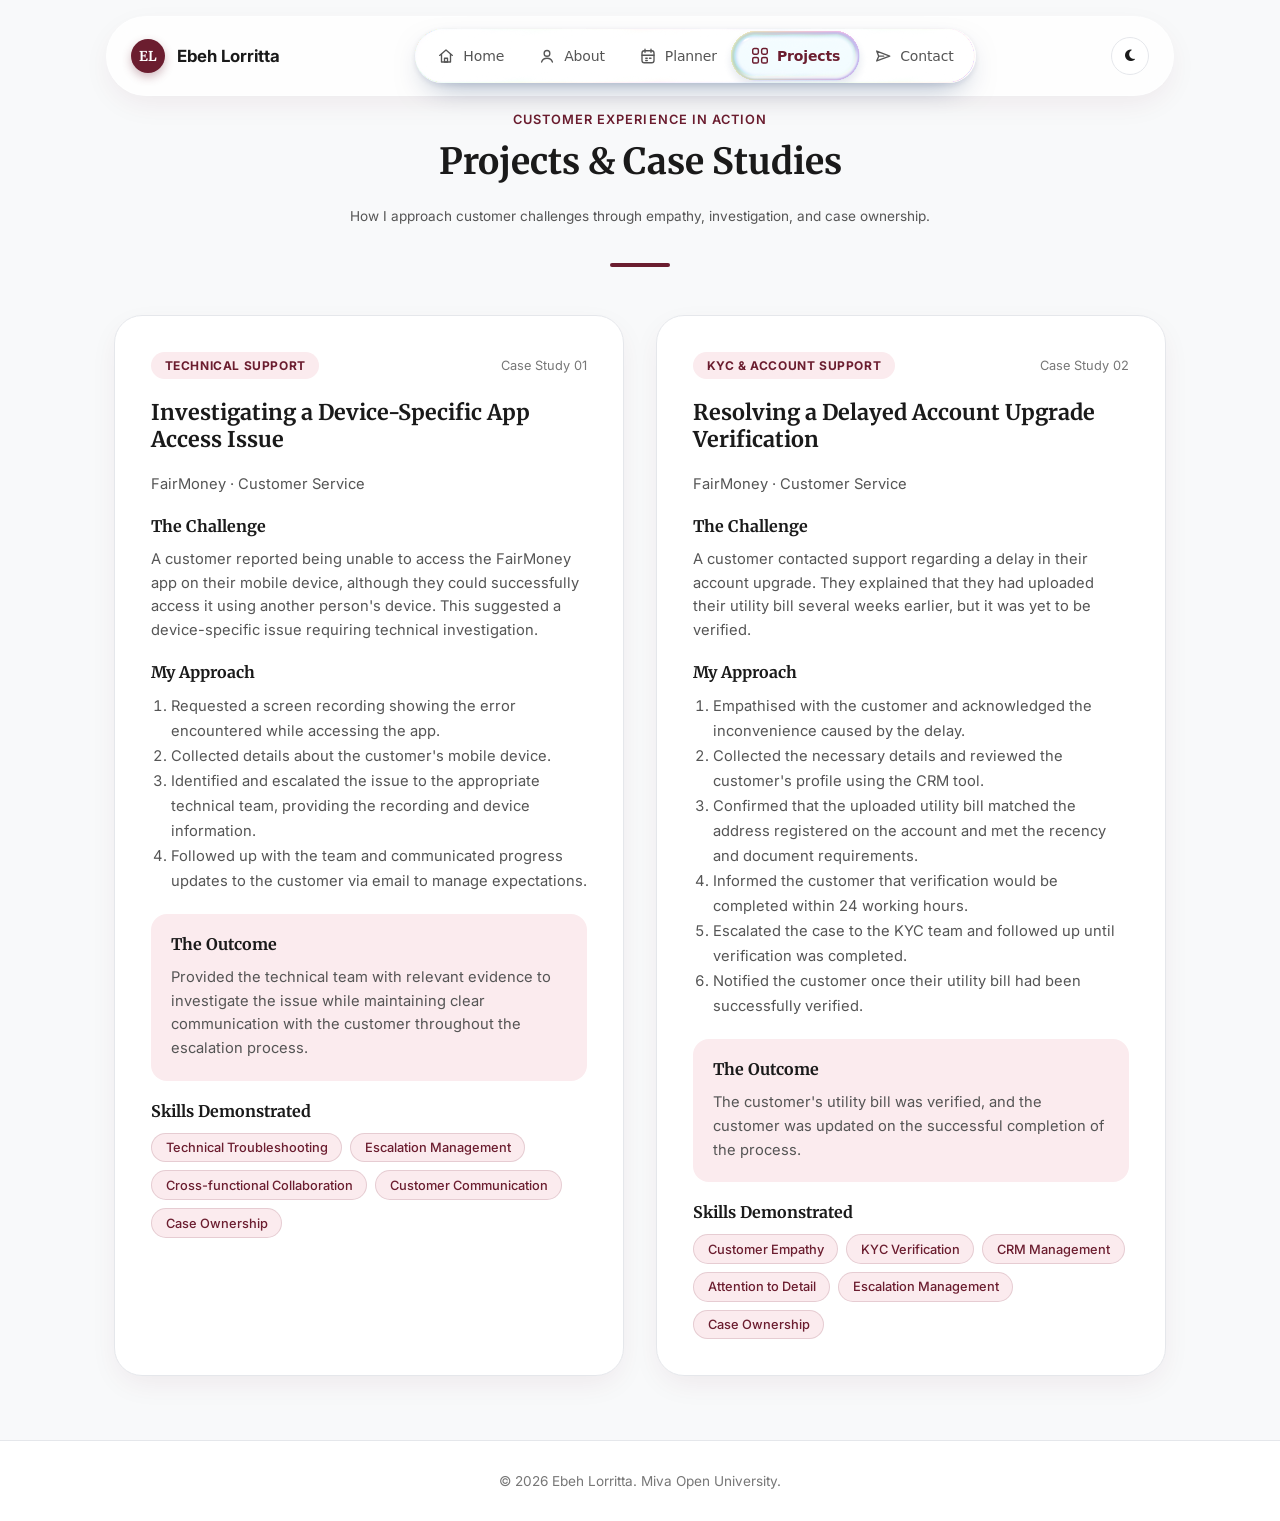
<file: project.html>
<!DOCTYPE html>
<html lang="en" data-theme="light">
<head>
    <meta charset="UTF-8">
    <meta name="viewport" content="width=device-width, initial-scale=1.0">
    <title>Projects | Ebeh Lorritta</title>
    <!-- Google Fonts -->
    <link rel="preconnect" href="https://fonts.googleapis.com">
    <link rel="preconnect" href="https://fonts.gstatic.com" crossorigin>
    <link href="https://fonts.googleapis.com/css2?family=Inter:wght@300;400;500;600;700&family=Merriweather:ital,wght@0,300;0,400;0,700;1,300&display=swap" rel="stylesheet">
    <!-- FontAwesome Icons -->
    <link rel="stylesheet" href="https://cdnjs.cloudflare.com/ajax/libs/font-awesome/6.4.0/css/all.min.css">

    <link rel="stylesheet" href="style.css">
    <script src="script.js" defer></script>
</head>
<body>

    <!-- Liquid glass navigation adapted from Nimbus UI Waterline. -->
    <header>
        <div class="glass-nav">
            <a href="index.html" class="nav-brand">
                <div class="brand-badge">EL</div>
                <span>Ebeh Lorritta</span>
            </a>
            <nav class="nimbus-nav" aria-label="Main navigation" data-gl="off">
                    <span class="nimbus-glass" aria-hidden="true"></span>
                    <canvas class="nimbus-water" aria-hidden="true"></canvas>
                    <span class="nimbus-drop" aria-hidden="true"></span>
                    <a href="index.html" class="nimbus-item" data-page="home" data-effect="glow" aria-label="Home"><span class="nv-ico"><svg viewBox="0 0 24 24" width="18" height="18" fill="none" stroke="currentColor" stroke-width="1.8" stroke-linecap="round" stroke-linejoin="round" aria-hidden="true"><path d="M3.5 11.2 12 4l8.5 7.2"/><path d="M6 9.6V20h12V9.6"/><path class="nv-door" d="M10 20v-5h4v5Z"/></svg></span><span class="nimbus-label">Home</span></a>
                    <a href="about.html" class="nimbus-item" data-page="about" data-effect="wave" aria-label="About"><span class="nv-ico"><svg viewBox="0 0 24 24" width="18" height="18" fill="none" stroke="currentColor" stroke-width="1.8" stroke-linecap="round" stroke-linejoin="round" aria-hidden="true"><circle cx="12" cy="8.5" r="3.8"/><path d="M4.8 20c1.2-3.4 4-5 7.2-5s6 1.6 7.2 5"/></svg></span><span class="nimbus-label">About</span></a>
                    <a href="planner.html" class="nimbus-item" data-page="planner" data-effect="drop" aria-label="Planner"><span class="nv-ico"><svg viewBox="0 0 24 24" width="18" height="18" fill="none" stroke="currentColor" stroke-width="1.8" stroke-linecap="round" stroke-linejoin="round" aria-hidden="true"><rect x="4" y="5" width="16" height="16" rx="3"/><path d="M8 3v4m8-4v4M4 11h16m-11 4h2m3 0h2m-7 3h2"/></svg></span><span class="nimbus-label">Planner</span></a>
                    <a href="project.html" class="nimbus-item" data-page="projects" data-effect="spin" aria-label="Projects" aria-current="page"><span class="nv-ico"><svg viewBox="0 0 24 24" width="18" height="18" fill="none" stroke="currentColor" stroke-width="1.8" stroke-linecap="round" stroke-linejoin="round" aria-hidden="true"><rect x="3" y="4" width="7" height="7" rx="2"/><rect x="14" y="4" width="7" height="7" rx="2"/><rect x="3" y="15" width="7" height="7" rx="2"/><rect x="14" y="15" width="7" height="7" rx="2"/></svg></span><span class="nimbus-label">Projects</span></a>
                    <a href="contact.html" class="nimbus-item" data-page="contact" data-effect="plane" aria-label="Contact"><span class="nv-ico"><svg viewBox="0 0 24 24" width="18" height="18" fill="none" stroke="currentColor" stroke-width="1.8" stroke-linecap="round" stroke-linejoin="round" aria-hidden="true"><path d="M21 12.2 3.6 5.4l2.7 6.8-2.7 6.4L21 12.2Zm-14.7 0H13"/></svg></span><span class="nimbus-label">Contact</span></a>
                </nav>
            <div class="nav-actions">
                <button id="theme-toggle" class="icon-btn" type="button" aria-label="Toggle theme">
                    <i id="theme-icon" class="fa-solid fa-moon" aria-hidden="true"></i>
                </button>
                <button id="mobile-menu-btn" class="icon-btn" type="button" aria-label="Toggle mobile menu" aria-controls="mobile-menu" aria-expanded="false" data-action="toggle-menu">
                    <i id="mobile-menu-icon" class="fa-solid fa-bars" aria-hidden="true"></i>
                </button>
            </div>
        </div>
        <div id="mobile-menu">
            <nav class="nimbus-nav" aria-label="Mobile navigation" data-gl="off">
                    <span class="nimbus-glass" aria-hidden="true"></span>
                    <canvas class="nimbus-water" aria-hidden="true"></canvas>
                    <span class="nimbus-drop" aria-hidden="true"></span>
                    <a href="index.html" class="nimbus-item" data-page="home" data-effect="glow" aria-label="Home"><span class="nv-ico"><svg viewBox="0 0 24 24" width="18" height="18" fill="none" stroke="currentColor" stroke-width="1.8" stroke-linecap="round" stroke-linejoin="round" aria-hidden="true"><path d="M3.5 11.2 12 4l8.5 7.2"/><path d="M6 9.6V20h12V9.6"/><path class="nv-door" d="M10 20v-5h4v5Z"/></svg></span><span class="nimbus-label">Home</span></a>
                    <a href="about.html" class="nimbus-item" data-page="about" data-effect="wave" aria-label="About"><span class="nv-ico"><svg viewBox="0 0 24 24" width="18" height="18" fill="none" stroke="currentColor" stroke-width="1.8" stroke-linecap="round" stroke-linejoin="round" aria-hidden="true"><circle cx="12" cy="8.5" r="3.8"/><path d="M4.8 20c1.2-3.4 4-5 7.2-5s6 1.6 7.2 5"/></svg></span><span class="nimbus-label">About</span></a>
                    <a href="planner.html" class="nimbus-item" data-page="planner" data-effect="drop" aria-label="Planner"><span class="nv-ico"><svg viewBox="0 0 24 24" width="18" height="18" fill="none" stroke="currentColor" stroke-width="1.8" stroke-linecap="round" stroke-linejoin="round" aria-hidden="true"><rect x="4" y="5" width="16" height="16" rx="3"/><path d="M8 3v4m8-4v4M4 11h16m-11 4h2m3 0h2m-7 3h2"/></svg></span><span class="nimbus-label">Planner</span></a>
                    <a href="project.html" class="nimbus-item" data-page="projects" data-effect="spin" aria-label="Projects" aria-current="page"><span class="nv-ico"><svg viewBox="0 0 24 24" width="18" height="18" fill="none" stroke="currentColor" stroke-width="1.8" stroke-linecap="round" stroke-linejoin="round" aria-hidden="true"><rect x="3" y="4" width="7" height="7" rx="2"/><rect x="14" y="4" width="7" height="7" rx="2"/><rect x="3" y="15" width="7" height="7" rx="2"/><rect x="14" y="15" width="7" height="7" rx="2"/></svg></span><span class="nimbus-label">Projects</span></a>
                    <a href="contact.html" class="nimbus-item" data-page="contact" data-effect="plane" aria-label="Contact"><span class="nv-ico"><svg viewBox="0 0 24 24" width="18" height="18" fill="none" stroke="currentColor" stroke-width="1.8" stroke-linecap="round" stroke-linejoin="round" aria-hidden="true"><path d="M21 12.2 3.6 5.4l2.7 6.8-2.7 6.4L21 12.2Zm-14.7 0H13"/></svg></span><span class="nimbus-label">Contact</span></a>
                </nav>
        </div>
    </header>

    <main>
        <section id="page-projects" class="page-view active">
            <div class="section-header">
                <span>Customer Experience in Action</span>
                <h2>Projects &amp; Case Studies</h2>
                <p class="asset-note">How I approach customer challenges through empathy, investigation, and case ownership.</p>
                <div class="divider"></div>
            </div>

            <div class="projects-grid" id="projects-grid">
                <article class="project-card case-study" aria-labelledby="app-access-title">
                    <div class="project-top-row">
                        <span class="project-category-tag">Technical Support</span>
                        <span class="project-date">Case Study 01</span>
                    </div>
                    <h3 id="app-access-title">Investigating a Device-Specific App Access Issue</h3>
                    <p>FairMoney &middot; Customer Service</p>
                    <section aria-labelledby="app-challenge">
                        <h4 id="app-challenge">The Challenge</h4>
                        <p>A customer reported being unable to access the FairMoney app on their mobile device, although they could successfully access it using another person's device. This suggested a device-specific issue requiring technical investigation.</p>
                    </section>
                    <section aria-labelledby="app-approach">
                        <h4 id="app-approach">My Approach</h4>
                        <ol class="content-list">
                            <li>Requested a screen recording showing the error encountered while accessing the app.</li>
                            <li>Collected details about the customer's mobile device.</li>
                            <li>Identified and escalated the issue to the appropriate technical team, providing the recording and device information.</li>
                            <li>Followed up with the team and communicated progress updates to the customer via email to manage expectations.</li>
                        </ol>
                    </section>
                    <section class="case-outcome" aria-labelledby="app-outcome">
                        <h4 id="app-outcome">The Outcome</h4>
                        <p>Provided the technical team with relevant evidence to investigate the issue while maintaining clear communication with the customer throughout the escalation process.</p>
                    </section>
                    <section aria-labelledby="app-skills">
                        <h4 id="app-skills">Skills Demonstrated</h4>
                        <ul class="case-skills">
                            <li class="tag">Technical Troubleshooting</li>
                            <li class="tag">Escalation Management</li>
                            <li class="tag">Cross-functional Collaboration</li>
                            <li class="tag">Customer Communication</li>
                            <li class="tag">Case Ownership</li>
                        </ul>
                    </section>
                </article>

                <article class="project-card case-study" aria-labelledby="kyc-title">
                    <div class="project-top-row">
                        <span class="project-category-tag">KYC &amp; Account Support</span>
                        <span class="project-date">Case Study 02</span>
                    </div>
                    <h3 id="kyc-title">Resolving a Delayed Account Upgrade Verification</h3>
                    <p>FairMoney &middot; Customer Service</p>
                    <section aria-labelledby="kyc-challenge">
                        <h4 id="kyc-challenge">The Challenge</h4>
                        <p>A customer contacted support regarding a delay in their account upgrade. They explained that they had uploaded their utility bill several weeks earlier, but it was yet to be verified.</p>
                    </section>
                    <section aria-labelledby="kyc-approach">
                        <h4 id="kyc-approach">My Approach</h4>
                        <ol class="content-list">
                            <li>Empathised with the customer and acknowledged the inconvenience caused by the delay.</li>
                            <li>Collected the necessary details and reviewed the customer's profile using the CRM tool.</li>
                            <li>Confirmed that the uploaded utility bill matched the address registered on the account and met the recency and document requirements.</li>
                            <li>Informed the customer that verification would be completed within 24 working hours.</li>
                            <li>Escalated the case to the KYC team and followed up until verification was completed.</li>
                            <li>Notified the customer once their utility bill had been successfully verified.</li>
                        </ol>
                    </section>
                    <section class="case-outcome" aria-labelledby="kyc-outcome">
                        <h4 id="kyc-outcome">The Outcome</h4>
                        <p>The customer's utility bill was verified, and the customer was updated on the successful completion of the process.</p>
                    </section>
                    <section aria-labelledby="kyc-skills">
                        <h4 id="kyc-skills">Skills Demonstrated</h4>
                        <ul class="case-skills">
                            <li class="tag">Customer Empathy</li>
                            <li class="tag">KYC Verification</li>
                            <li class="tag">CRM Management</li>
                            <li class="tag">Attention to Detail</li>
                            <li class="tag">Escalation Management</li>
                            <li class="tag">Case Ownership</li>
                        </ul>
                    </section>
                </article>
            </div>
        </section>
    </main>

    <!-- Footer -->
    <footer>
        <p>&copy; 2026 Ebeh Lorritta. Miva Open University.</p>
    </footer>

    <!-- Project Details Modal -->
    <div id="project-modal" class="modal-overlay" data-action="close-project-overlay">
        <div class="modal-card" role="dialog" aria-modal="true" aria-labelledby="modal-title" tabindex="-1" data-action="stop-propagation">
            <div class="modal-header-row">
                <h3 id="modal-title" class="serif-heading modal-title">Project Title</h3>
                <button class="modal-close-btn" aria-label="Close project details" data-action="close-project"><i class="fa-solid fa-xmark"></i></button>
            </div>
            <p id="modal-body" class="modal-body-text">Project description and architecture details here.</p>
            <div class="modal-actions">
                <button data-action="close-project" class="btn-primary modal-done-btn">Close</button>
            </div>
        </div>
    </div>

    <!-- Toast Notification Box -->
    <div id="toast-box" role="status" aria-live="polite">
        <i class="fa-solid fa-circle-info"></i>
        <span id="toast-msg">Notification message</span>
    </div>

    <!-- JavaScript Application Logic -->
</body>
</html>
</file>
<file: style.css>
/* CSS Variables for Light and Dark Modes */
:root {
    --bg-primary: #f8f9fa;
    --bg-secondary: #ffffff;
    --bg-card: #ffffff;
    --text-primary: #1a1a1a;
    --text-secondary: #555555;
    --text-muted: #777777;
    --accent: #6b1d2f;
    --accent-hover: #521322;
    --accent-light: #fbebee;
    --border-color: #e5e7eb;
    --glass-bg: rgba(255, 255, 255, 0.78);
    --glass-border: rgba(255, 255, 255, 0.4);
    --shadow: 0 10px 30px -5px rgba(107, 29, 47, 0.08);
    --transition-speed: 0.3s;
}

[data-theme="dark"] {
    --bg-primary: #0d0d0f;
    --bg-secondary: #161619;
    --bg-card: #1c1c21;
    --text-primary: #f3f4f6;
    --text-secondary: #d1d5db;
    --text-muted: #9ca3af;
    --accent: #8b253c;
    --accent-hover: #a52d48;
    --accent-light: rgba(139, 37, 60, 0.15);
    --border-color: #2e2e38;
    --glass-bg: rgba(22, 22, 25, 0.82);
    --glass-border: rgba(139, 37, 60, 0.3);
    --shadow: 0 10px 30px -5px rgba(0, 0, 0, 0.5);
}

* {
    box-sizing: border-box;
    margin: 0;
    padding: 0;
}

body {
    font-family: 'Inter', sans-serif;
    background-color: var(--bg-primary);
    color: var(--text-primary);
    transition: background-color var(--transition-speed), color var(--transition-speed);
    min-height: 100vh;
    display: flex;
    flex-direction: column;
    justify-content: space-between;
    overflow-x: hidden;
}

h1, h2, h3, h4, .serif-heading {
    font-family: 'Merriweather', serif;
}

/* Floating Glassmorphism Navbar */
header {
    position: fixed;
    top: 1rem;
    left: 0;
    right: 0;
    z-index: 1000;
    padding: 0 1rem;
    max-width: 1100px;
    margin: 0 auto;
}

.glass-nav {
    background: var(--glass-bg);
    backdrop-filter: blur(12px);
    -webkit-backdrop-filter: blur(12px);
    border: 1px solid var(--glass-border);
    border-radius: 50px;
    padding: 0.75rem 1.5rem;
    display: flex;
    align-items: center;
    justify-content: space-between;
    box-shadow: var(--shadow);
    transition: all var(--transition-speed);
}

.nav-brand {
    display: flex;
    align-items: center;
    gap: 0.75rem;
    text-decoration: none;
    color: var(--text-primary);
    font-weight: 700;
    font-size: 1.05rem;
}

.brand-badge {
    width: 34px;
    height: 34px;
    border-radius: 50%;
    background-color: var(--accent);
    color: #ffffff;
    display: flex;
    align-items: center;
    justify-content: center;
    font-family: 'Merriweather', serif;
    font-size: 0.85rem;
    box-shadow: 0 4px 10px rgba(107, 29, 47, 0.3);
    transition: transform var(--transition-speed);
}

.nav-brand:hover .brand-badge {
    transform: scale(1.05);
}

.nav-links {
    display: flex;
    align-items: center;
    gap: 0.25rem;
}

.nav-btn {
    background: transparent;
    border: none;
    color: var(--text-secondary);
    font-family: 'Inter', sans-serif;
    font-size: 0.9rem;
    font-weight: 500;
    padding: 0.5rem 1rem;
    border-radius: 20px;
    cursor: pointer;
    transition: all var(--transition-speed);
}

.nav-btn:hover {
    color: var(--accent);
    background-color: var(--accent-light);
}

.nav-btn.active {
    background-color: var(--accent);
    color: #ffffff;
}

.nav-actions {
    display: flex;
    align-items: center;
    gap: 0.75rem;
}

.icon-btn {
    width: 38px;
    height: 38px;
    border-radius: 50%;
    border: 1px solid var(--border-color);
    background-color: var(--bg-secondary);
    color: var(--text-primary);
    display: flex;
    align-items: center;
    justify-content: center;
    cursor: pointer;
    transition: all var(--transition-speed);
}

.icon-btn:hover {
    border-color: var(--accent);
    transform: scale(1.05);
}

/* Mobile Horizontal Nav Drawer */
#mobile-menu {
    display: none;
    margin-top: 0.5rem;
    background: var(--glass-bg);
    backdrop-filter: blur(12px);
    -webkit-backdrop-filter: blur(12px);
    border: 1px solid var(--glass-border);
    border-radius: 20px;
    padding: 1rem;
    box-shadow: var(--shadow);
    flex-direction: row;
    flex-wrap: wrap;
    justify-content: center;
    gap: 0.5rem;
    text-align: center;
}

#mobile-menu.show {
    display: flex;
}

.mobile-nav-btn {
    background: var(--bg-secondary);
    border: 1px solid var(--border-color);
    color: var(--text-primary);
    font-size: 0.85rem;
    font-weight: 500;
    padding: 0.5rem 1rem;
    border-radius: 12px;
    cursor: pointer;
    transition: all var(--transition-speed);
}

.mobile-nav-btn:hover, .mobile-nav-btn.active {
    background-color: var(--accent);
    color: white;
    border-color: var(--accent);
}

@media (min-width: 768px) {
    #mobile-menu-btn {
        display: none;
    }
}

@media (max-width: 767px) {
    .nav-links {
        display: none;
    }
}

/* Main Container & Page Transitions */
main {
    max-width: 1100px;
    margin: 0 auto;
    padding: 7rem 1.5rem 4rem 1.5rem;
    flex-grow: 1;
    width: 100%;
}

.page-view {
    display: none;
    animation: fadeIn 0.4s cubic-bezier(0.16, 1, 0.3, 1) forwards;
}

.page-view.active {
    display: block;
}

@keyframes fadeIn {
    from { opacity: 0; transform: translateY(12px); }
    to { opacity: 1; transform: translateY(0); }
}

@keyframes floatSlow {
    0%, 100% { transform: translateY(0px); }
    50% { transform: translateY(-8px); }
}

.animate-float {
    animation: floatSlow 4s ease-in-out infinite;
}

/* Buttons & Badges */
.btn-primary {
    background-color: var(--accent);
    color: white;
    border: none;
    padding: 0.75rem 1.75rem;
    border-radius: 30px;
    font-weight: 600;
    font-size: 0.95rem;
    cursor: pointer;
    transition: all var(--transition-speed);
    text-decoration: none;
    display: inline-flex;
    align-items: center;
    justify-content: center;
    gap: 0.5rem;
    box-shadow: 0 4px 15px rgba(107, 29, 47, 0.25);
}

.btn-primary:hover {
    background-color: var(--accent-hover);
    transform: translateY(-2px);
    box-shadow: 0 6px 20px rgba(107, 29, 47, 0.35);
}

.btn-outline {
    background-color: transparent;
    color: var(--accent);
    border: 2px solid var(--accent);
    padding: 0.7rem 1.7rem;
    border-radius: 30px;
    font-weight: 600;
    font-size: 0.95rem;
    cursor: pointer;
    transition: all var(--transition-speed);
    text-decoration: none;
    display: inline-flex;
    align-items: center;
    justify-content: center;
    gap: 0.5rem;
}

[data-theme="dark"] .btn-outline {
    color: #ff8fa3;
    border-color: #8b253c;
}

.btn-outline:hover {
    background-color: var(--accent-light);
    transform: translateY(-2px);
}

/* Home Page Styling */
.hero-grid {
    display: grid;
    grid-template-columns: 1fr;
    gap: 3rem;
    align-items: center;
    min-height: 72vh;
    padding: 2rem 0;
}

@media (min-width: 992px) {
    .hero-grid {
        grid-template-columns: 7fr 5fr;
    }
}

.hero-content {
    display: flex;
    flex-direction: column;
    gap: 0.75rem;
    text-align: center;
}

@media (min-width: 992px) {
    .hero-content {
        text-align: left;
    }
}

.hero-tag {
    display: inline-flex;
    align-items: center;
    gap: 0.5rem;
    background-color: var(--accent-light);
    color: var(--accent);
    padding: 0.5rem 1rem;
    border-radius: 20px;
    font-size: 0.8rem;
    font-weight: 600;
    text-transform: uppercase;
    letter-spacing: 0.05em;
    width: fit-content;
    margin: 0 auto;
}

@media (min-width: 992px) {
    .hero-tag {
        margin: 0;
    }
}

.hero-title {
    font-size: 2.75rem;
    line-height: 1.15;
    font-weight: 700;
    color: var(--text-primary);
}

@media (min-width: 768px) {
    .hero-title {
        font-size: 3.5rem;
    }
}

.hero-subtitle {
    font-size: 1.1rem;
    color: var(--text-secondary);
    line-height: 1.6;
    font-weight: 300;
}

.hero-cta {
    display: flex;
    flex-wrap: wrap;
    gap: 1rem;
    justify-content: center;
}

@media (min-width: 992px) {
    .hero-cta {
        justify-content: flex-start;
    }
}

.metrics-row {
    display: grid;
    grid-template-columns: repeat(3, 1fr);
    gap: 1.5rem;
    padding: 2rem 0;
    border-top: 1px solid var(--border-color);
    border-bottom: 1px solid var(--border-color);
    margin-top: 1rem;
    text-align: center;
}

.metric-item h3 {
    font-size: 1.8rem;
    color: var(--accent);
    font-weight: 700;
}

.metric-item p {
    font-size: 0.8rem;
    color: var(--text-muted);
    margin-top: 0.25rem;
}

.hero-image-wrapper {
    display: flex;
    justify-content: center;
}

.hero-image-card {
    position: relative;
    width: 280px;
    height: 350px;
    border-radius: 30px;
    overflow: hidden;
    border: 4px solid var(--accent-light);
    background-color: var(--bg-secondary);
    box-shadow: var(--shadow);
}

@media (min-width: 576px) {
    .hero-image-card {
        width: 320px;
        height: 400px;
    }
}

.hero-image-card img {
    width: 100%;
    height: 100%;
    object-fit: cover;
    transition: transform 0.5s ease;
}

.hero-image-card:hover img {
    transform: scale(1.05);
}

.floating-badge {
    position: absolute;
    bottom: 1.25rem;
    left: 1.25rem;
    right: 1.25rem;
    background: var(--glass-bg);
    backdrop-filter: blur(8px);
    padding: 0.85rem;
    border-radius: 16px;
    border: 1px solid var(--glass-border);
    text-align: center;
    box-shadow: 0 8px 20px rgba(0,0,0,0.15);
}

.floating-badge h4 {
    font-size: 0.85rem;
    font-weight: 700;
    color: var(--text-primary);
}

.floating-badge p {
    font-size: 0.75rem;
    color: var(--text-secondary);
    margin-top: 0.15rem;
}

/* Highlights Cards Grid */
.highlights-grid {
    display: grid;
    grid-template-columns: 1fr;
    gap: 2rem;
    padding: 3rem 0 1rem 0;
}

@media (min-width: 768px) {
    .highlights-grid {
        grid-template-columns: repeat(3, 1fr);
    }
}

.highlight-card {
    background-color: var(--bg-card);
    border: 1px solid var(--border-color);
    border-radius: 24px;
    padding: 2.25rem;
    cursor: pointer;
    transition: all var(--transition-speed);
    box-shadow: var(--shadow);
    display: flex;
    flex-direction: column;
    gap: 1rem;
}

.highlight-card:hover {
    border-color: var(--accent);
    transform: translateY(-5px);
}

.highlight-icon {
    width: 50px;
    height: 50px;
    border-radius: 16px;
    background-color: var(--accent);
    color: white;
    display: flex;
    align-items: center;
    justify-content: center;
    font-size: 1.25rem;
    box-shadow: 0 4px 12px rgba(107, 29, 47, 0.3);
    transition: transform var(--transition-speed);
}

.highlight-card:hover .highlight-icon {
    transform: scale(1.1);
}

.highlight-card h3 {
    font-size: 1.25rem;
    color: var(--text-primary);
}

.highlight-card p {
    font-size: 0.9rem;
    color: var(--text-secondary);
    line-height: 1.5;
}

/* Section Headings */
.section-header {
    text-align: center;
    max-width: 700px;
    margin: 0 auto 3rem auto;
    display: flex;
    flex-direction: column;
    gap: 0.75rem;
}

.section-header span {
    color: var(--accent);
    font-weight: 600;
    font-size: 0.8rem;
    text-transform: uppercase;
    letter-spacing: 0.08em;
}

.section-header h2 {
    font-size: 2.25rem;
    color: var(--text-primary);
}

.divider {
    width: 60px;
    height: 4px;
    background-color: var(--accent);
    margin: 0.5rem auto 0 auto;
    border-radius: 2px;
}

/* About Page Styling */
.about-grid {
    display: grid;
    grid-template-columns: 1fr;
    gap: 2.5rem;
    align-items: start;
}

@media (min-width: 992px) {
    .about-grid {
        grid-template-columns: 7fr 5fr;
    }
}

.about-text-card {
    background-color: var(--bg-card);
    border: 1px solid var(--border-color);
    border-radius: 28px;
    padding: 2.5rem;
    box-shadow: var(--shadow);
    display: flex;
    flex-direction: column;
    gap: 1.5rem;
}

.about-text-card p {
    color: var(--text-secondary);
    line-height: 1.7;
    font-size: 1.05rem;
    font-weight: 300;
}

.about-sidebar {
    display: flex;
    flex-direction: column;
    gap: 2rem;
}

.sidebar-card {
    background-color: var(--bg-card);
    border: 1px solid var(--border-color);
    border-radius: 24px;
    padding: 2rem;
    box-shadow: var(--shadow);
    display: flex;
    flex-direction: column;
    gap: 1.25rem;
}

.sidebar-card h3 {
    font-size: 1.2rem;
    color: var(--text-primary);
}

.tags-flex {
    display: flex;
    flex-wrap: wrap;
    gap: 0.5rem;
}

.tag {
    background-color: var(--accent-light);
    color: var(--accent);
    padding: 0.4rem 0.85rem;
    border-radius: 20px;
    font-size: 0.8rem;
    font-weight: 500;
    border: 1px solid rgba(107, 29, 47, 0.15);
}

[data-theme="dark"] .tag {
    background-color: rgba(139, 37, 60, 0.2);
    color: #ff9fb2;
}

/* Timeline */
.timeline-container {
    margin-top: 3rem;
    display: flex;
    flex-direction: column;
    gap: 2rem;
    max-width: 850px;
    margin-left: auto;
    margin-right: auto;
    position: relative;
}

.timeline-container::before {
    content: '';
    position: absolute;
    top: 0;
    bottom: 0;
    left: 27px;
    width: 3px;
    background-color: var(--border-color);
}

.timeline-item {
    display: flex;
    gap: 2rem;
    position: relative;
}

.timeline-badge {
    width: 56px;
    height: 56px;
    border-radius: 18px;
    background-color: var(--accent);
    color: white;
    display: flex;
    align-items: center;
    justify-content: center;
    font-weight: 700;
    font-size: 0.9rem;
    z-index: 2;
    box-shadow: 0 4px 12px rgba(107, 29, 47, 0.3);
    flex-shrink: 0;
}

.timeline-content {
    background-color: var(--bg-card);
    border: 1px solid var(--border-color);
    border-radius: 24px;
    padding: 2rem;
    box-shadow: var(--shadow);
    flex-grow: 1;
}

.timeline-content span.sub {
    font-size: 0.75rem;
    font-weight: 700;
    color: var(--accent);
    text-transform: uppercase;
    letter-spacing: 0.05em;
}

.timeline-content h4 {
    font-size: 1.2rem;
    color: var(--text-primary);
    margin-top: 0.25rem;
}

.timeline-content p {
    font-size: 0.9rem;
    color: var(--text-secondary);
    margin-top: 0.5rem;
    line-height: 1.6;
}

/* Academic Planner Page Styling */
.planner-grid {
    display: grid;
    grid-template-columns: 1fr;
    gap: 2.5rem;
}

@media (min-width: 992px) {
    .planner-grid {
        grid-template-columns: 1fr 1fr;
    }
}

.planner-card {
    background-color: var(--bg-card);
    border: 1px solid var(--border-color);
    border-radius: 28px;
    padding: 2.5rem;
    box-shadow: var(--shadow);
    display: flex;
    flex-direction: column;
    gap: 1.5rem;
}

.planner-header-flex {
    display: flex;
    align-items: center;
    justify-content: space-between;
}

.task-input-group {
    display: flex;
    gap: 0.75rem;
}

.task-input-group input {
    flex-grow: 1;
    padding: 0.75rem 1rem;
    border-radius: 14px;
    border: 1px solid var(--border-color);
    background-color: var(--bg-secondary);
    color: var(--text-primary);
    font-size: 0.9rem;
    font-family: 'Inter', sans-serif;
    outline: none;
    transition: border-color var(--transition-speed);
}

.task-input-group input:focus {
    border-color: var(--accent);
}

.task-list {
    display: flex;
    flex-direction: column;
    gap: 0.85rem;
    max-height: 400px;
    overflow-y: auto;
    padding-right: 0.25rem;
}

.task-item {
    display: flex;
    align-items: center;
    justify-content: space-between;
    padding: 1rem 1.25rem;
    border-radius: 16px;
    background-color: var(--bg-primary);
    border: 1px solid var(--border-color);
    transition: all var(--transition-speed);
}

.task-item:hover {
    border-color: var(--accent);
}

.task-left {
    display: flex;
    align-items: center;
    gap: 1rem;
    cursor: pointer;
}

.task-checkbox {
    width: 20px;
    height: 20px;
    accent-color: var(--accent);
    cursor: pointer;
}

.task-text {
    font-size: 0.9rem;
    color: var(--text-primary);
}

.task-item.completed .task-text {
    text-decoration: line-through;
    opacity: 0.6;
}

.task-delete {
    background: none;
    border: none;
    color: var(--text-muted);
    cursor: pointer;
    transition: color var(--transition-speed);
    padding: 0.25rem;
}

.task-delete:hover {
    color: #e53e3e;
}

.schedule-item {
    display: flex;
    align-items: center;
    justify-content: space-between;
    padding: 1.25rem;
    border-radius: 16px;
    background-color: var(--bg-primary);
    border: 1px solid var(--border-color);
}

.schedule-time {
    font-size: 0.75rem;
    font-weight: 700;
    color: var(--accent);
    text-transform: uppercase;
}

.schedule-title {
    font-weight: 600;
    font-size: 0.95rem;
    color: var(--text-primary);
    margin-top: 0.15rem;
}

.schedule-location {
    font-size: 0.75rem;
    background-color: var(--bg-secondary);
    padding: 0.3rem 0.75rem;
    border-radius: 20px;
    color: var(--text-secondary);
    border: 1px solid var(--border-color);
}

/* Projects Page Styling */
.filter-buttons {
    display: flex;
    flex-wrap: wrap;
    justify-content: center;
    gap: 0.5rem;
    margin-bottom: 2.5rem;
}

.filter-btn {
    background-color: var(--bg-card);
    border: 1px solid var(--border-color);
    color: var(--text-secondary);
    padding: 0.6rem 1.25rem;
    border-radius: 30px;
    font-size: 0.85rem;
    font-weight: 600;
    cursor: pointer;
    transition: all var(--transition-speed);
}

.filter-btn:hover, .filter-btn.active {
    background-color: var(--accent);
    color: white;
    border-color: var(--accent);
    box-shadow: 0 4px 12px rgba(107, 29, 47, 0.25);
}

.projects-grid {
    display: grid;
    grid-template-columns: 1fr;
    gap: 2rem;
}

@media (min-width: 768px) {
    .projects-grid {
        grid-template-columns: repeat(2, 1fr);
    }
}

.project-card {
    background-color: var(--bg-card);
    border: 1px solid var(--border-color);
    border-radius: 28px;
    padding: 2.25rem;
    box-shadow: var(--shadow);
    display: flex;
    flex-direction: column;
    gap: 1.25rem;
    transition: all var(--transition-speed);
}

.project-card:hover {
    border-color: var(--accent);
    transform: translateY(-5px);
}

.project-top-row {
    display: flex;
    align-items: center;
    justify-content: space-between;
}

.project-category-tag {
    font-size: 0.75rem;
    font-weight: 700;
    text-transform: uppercase;
    letter-spacing: 0.05em;
    color: var(--accent);
    background-color: var(--accent-light);
    padding: 0.35rem 0.85rem;
    border-radius: 20px;
}

.project-date {
    font-size: 0.8rem;
    color: var(--text-muted);
}

.project-card h3 {
    font-size: 1.35rem;
    color: var(--text-primary);
}

.project-card p {
    font-size: 0.92rem;
    color: var(--text-secondary);
    line-height: 1.6;
}

.project-footer {
    display: flex;
    align-items: center;
    justify-content: space-between;
    padding-top: 0.75rem;
    border-top: 1px solid var(--border-color);
    margin-top: auto;
}

.project-action-link {
    background: none;
    border: none;
    color: var(--accent);
    font-weight: 600;
    font-size: 0.85rem;
    cursor: pointer;
    display: inline-flex;
    align-items: center;
    gap: 0.35rem;
    text-decoration: none;
    transition: opacity var(--transition-speed);
}

.project-action-link:hover {
    opacity: 0.8;
}

/* Contact Page Styling */
.contact-grid {
    display: grid;
    grid-template-columns: 1fr;
    gap: 3rem;
    background-color: var(--bg-card);
    border: 1px solid var(--border-color);
    border-radius: 32px;
    padding: 2.5rem;
    box-shadow: var(--shadow);
}

@media (min-width: 992px) {
    .contact-grid {
        grid-template-columns: 1fr 1fr;
        padding: 3.5rem;
    }
}

.contact-info {
    display: flex;
    flex-direction: column;
    gap: 1.75rem;
}

.contact-info h3 {
    font-size: 1.5rem;
    color: var(--text-primary);
}

.contact-detail-row {
    display: flex;
    align-items: flex-start;
    gap: 1rem;
}

.contact-icon-box {
    width: 44px;
    height: 44px;
    border-radius: 14px;
    background-color: var(--accent-light);
    color: var(--accent);
    display: flex;
    align-items: center;
    justify-content: center;
    font-size: 1.1rem;
    flex-shrink: 0;
}

[data-theme="dark"] .contact-icon-box {
    background-color: rgba(139, 37, 60, 0.25);
    color: #ff9fb2;
}

.contact-detail-text h4 {
    font-size: 0.85rem;
    color: var(--text-muted);
    text-transform: uppercase;
    letter-spacing: 0.05em;
}

.contact-detail-text p {
    font-size: 0.95rem;
    color: var(--text-primary);
    margin-top: 0.2rem;
    line-height: 1.5;
}

.social-icons-flex {
    display: flex;
    gap: 0.75rem;
    margin-top: 1rem;
}

.social-circle-btn {
    width: 42px;
    height: 42px;
    border-radius: 50%;
    border: 1px solid var(--border-color);
    background-color: var(--bg-secondary);
    color: var(--text-primary);
    display: flex;
    align-items: center;
    justify-content: center;
    cursor: pointer;
    transition: all var(--transition-speed);
}

.social-circle-btn:hover {
    border-color: var(--accent);
    color: var(--accent);
    transform: scale(1.08);
}

.contact-form {
    display: flex;
    flex-direction: column;
    gap: 1.25rem;
}

.form-group {
    display: flex;
    flex-direction: column;
    gap: 0.4rem;
}

.form-group label {
    font-size: 0.8rem;
    font-weight: 700;
    color: var(--text-secondary);
    text-transform: uppercase;
    letter-spacing: 0.05em;
}

.form-group input, .form-group textarea {
    padding: 0.85rem 1rem;
    border-radius: 14px;
    border: 1px solid var(--border-color);
    background-color: var(--bg-primary);
    color: var(--text-primary);
    font-family: 'Inter', sans-serif;
    font-size: 0.95rem;
    outline: none;
    transition: border-color var(--transition-speed);
}

.form-group input:focus, .form-group textarea:focus {
    border-color: var(--accent);
}

/* Modal Overlay */
.modal-overlay {
    position: fixed;
    inset: 0;
    z-index: 2000;
    background-color: rgba(0, 0, 0, 0.6);
    backdrop-filter: blur(5px);
    display: flex;
    align-items: center;
    justify-content: center;
    padding: 1rem;
    opacity: 0;
    pointer-events: none;
    transition: opacity 0.3s ease;
}

.modal-overlay.show {
    opacity: 1;
    pointer-events: auto;
}

.modal-card {
    background-color: var(--bg-card);
    border: 1px solid var(--border-color);
    border-radius: 28px;
    padding: 2.5rem;
    max-width: 550px;
    width: 100%;
    box-shadow: 0 20px 40px rgba(0,0,0,0.3);
    display: flex;
    flex-direction: column;
    gap: 1.25rem;
    transform: translateY(20px);
    transition: transform 0.3s cubic-bezier(0.16, 1, 0.3, 1);
}

.modal-overlay.show .modal-card {
    transform: translateY(0);
}

.modal-header-row {
    display: flex;
    align-items: center;
    justify-content: space-between;
}

.modal-close-btn {
    width: 36px;
    height: 36px;
    border-radius: 50%;
    background-color: var(--accent-light);
    color: var(--accent);
    border: none;
    display: flex;
    align-items: center;
    justify-content: center;
    cursor: pointer;
    transition: transform var(--transition-speed);
}

.modal-close-btn:hover {
    transform: scale(1.1);
}

.modal-body-text {
    color: var(--text-secondary);
    font-size: 0.95rem;
    line-height: 1.7;
}

/* Toast Notification Box */
#toast-box {
    position: fixed;
    bottom: 2rem;
    right: 2rem;
    z-index: 3000;
    transform: translateY(100px);
    opacity: 0;
    transition: all 0.3s cubic-bezier(0.16, 1, 0.3, 1);
    background-color: var(--accent);
    color: white;
    padding: 1rem 1.5rem;
    border-radius: 16px;
    box-shadow: 0 10px 30px rgba(0,0,0,0.3);
    display: flex;
    align-items: center;
    gap: 0.75rem;
    font-size: 0.9rem;
    font-weight: 500;
}

#toast-box.show {
    transform: translateY(0);
    opacity: 1;
}

/* Footer */
footer {
    border-top: 1px solid var(--border-color);
    padding: 2rem 1.5rem;
    text-align: center;
    color: var(--text-muted);
    font-size: 0.85rem;
    background-color: var(--bg-secondary);
}

/* Shared navigation links retain the original button styling. */
.nav-btn, .mobile-nav-btn {
    text-decoration: none;
}

/* Student portfolio requirements and responsive content. */
.asset-note { color: var(--text-secondary); font-size: .85rem; line-height: 1.6; margin: .6rem 0 1rem; }
.content-list { padding-left: 1.25rem; color: var(--text-secondary); line-height: 1.9; }
.media-card { margin-top: 3rem; padding: 2rem; border: 1px solid var(--border-color); border-radius: 24px; background: var(--bg-card); }
.media-card p { margin: 1rem 0; line-height: 1.7; color: var(--text-secondary); }
.media-card audio { width: 100%; margin-bottom: 1rem; }
.media-card summary { cursor: pointer; }
.table-scroll { overflow-x: auto; max-width: 100%; }
.study-table { width: 100%; border-collapse: collapse; font-size: .9rem; text-align: left; }
.study-table caption { text-align: left; color: var(--text-secondary); padding-bottom: 1rem; }
.study-table th, .study-table td { padding: .8rem; border-bottom: 1px solid var(--border-color); line-height: 1.6; vertical-align: top; }
.study-table thead { background: var(--accent-light); }
.task-list { list-style: none; padding-left: 0; }
.task-left { min-width: 0; flex: 1; }
.task-text { overflow-wrap: anywhere; }
.task-checkbox { flex-shrink: 0; }
.project-preview { width: 100%; height: auto; aspect-ratio: 16 / 9; object-fit: cover; border-radius: 16px; border: 1px solid var(--border-color); margin-bottom: 1rem; }
.field-error { color: #b91c1c; font-size: .85rem; }
[data-theme="dark"] .field-error { color: #fca5a5; }
[aria-invalid="true"] { border-color: #b91c1c !important; }
#form-status { line-height: 1.6; color: var(--text-secondary); }
.sr-only { position: absolute; width: 1px; height: 1px; padding: 0; margin: -1px; overflow: hidden; clip: rect(0,0,0,0); white-space: nowrap; border: 0; }
:focus-visible { outline: 3px solid var(--accent); outline-offset: 4px; }
.planner-grid > *, .about-grid > *, .contact-grid > *, .hero-grid > * { min-width: 0; }
.task-input-group input { min-width: 0; width: 100%; }
@media (max-width: 600px) {
    .planner-card, .about-text-card, .sidebar-card, .contact-form { padding: 1.25rem; }
    .planner-header-flex { gap: .75rem; flex-wrap: wrap; }
    .nav-brand { gap: .4rem; font-size: .85rem; }
    .nav-actions { gap: .3rem; }
    .glass-nav { padding: .65rem .8rem; }
    .hero-cta { flex-wrap: wrap; }
    .study-table th, .study-table td { padding: .5rem; }
}
@media (prefers-reduced-motion: reduce) {
    *, *::before, *::after { animation: none !important; transition: none !important; scroll-behavior: auto !important; }
}

/* Personal profile introduction. */
.profile-tagline { font-size: 1.2rem; font-weight: 600; line-height: 1.4; color: var(--accent); margin: 0; }
.profile-study { color: var(--text-secondary); font-size: .95rem; line-height: 1.7; margin: 1rem 0 1.5rem; }

/* Short homepage introductions to the About and Projects pages. */
.home-intro-section {
    margin-top: clamp(2rem, 5vw, 4rem);
    padding: 3rem clamp(1.25rem, 4vw, 3rem);
    text-align: center;
    background: linear-gradient(135deg, var(--glass-bg), var(--accent-light));
    backdrop-filter: blur(18px) saturate(140%);
    -webkit-backdrop-filter: blur(18px) saturate(140%);
    border: 1px solid var(--glass-border);
    border-radius: 28px;
    box-shadow: var(--shadow), inset 0 1px 0 rgba(255, 255, 255, 0.25);
}
.home-intro-section h2 { font-size: clamp(1.4rem, 3vw, 1.8rem); line-height: 1.3; margin-bottom: .85rem; }
.home-intro-section p { max-width: 760px; color: var(--text-secondary); line-height: 1.7; margin: 0 auto 1rem; }
.home-intro-link { display: inline-flex; align-items: center; gap: .5rem; color: var(--accent); font-weight: 600; text-decoration: none; }
.home-intro-link:hover { text-decoration: underline; text-underline-offset: .25rem; }

/* Each About topic has its own section. */
.about-sections { display: flex; flex-direction: column; gap: 2rem; }

.case-study { min-width: 0; }
.case-study .project-top-row { flex-wrap: wrap; gap: .75rem; }
.case-study section { display: flex; flex-direction: column; gap: .75rem; }
.case-study h4 { color: var(--text-primary); font-size: 1rem; }
.case-study .content-list { font-size: .92rem; line-height: 1.7; }
.case-outcome { padding: 1.25rem; border-radius: 16px; background: var(--accent-light); }
.case-skills { display: flex; flex-wrap: wrap; gap: .5rem; list-style: none; padding: 0; }
@media (max-width: 600px) { .case-study { padding: 1.25rem; } }

.session-form, .session-field { display: flex; flex-direction: column; gap: .5rem; min-width: 0; }
.session-form { gap: 1rem; }
.session-field label { font-size: .9rem; font-weight: 500; }
.session-field input, .session-field select {
    width: 100%; min-width: 0; padding: .75rem; border-radius: 14px;
    border: 1px solid var(--border-color); background: var(--bg-secondary);
    color: var(--text-primary); font: inherit;
}
.session-field input:focus-visible, .session-field select:focus-visible {
    outline: 2px solid var(--accent); outline-offset: 2px;
}
.session-times { display: grid; grid-template-columns: repeat(2, minmax(0, 1fr)); gap: .75rem; }
.study-table td { overflow-wrap: anywhere; }
.session-time { white-space: nowrap; }
@media (max-width: 380px) { .session-times { grid-template-columns: 1fr; } }

/* Liquid glass navigation */
.nimbus-nav{--n-tint:rgba(255,255,255,.14);--n-fg:#0B132B;--n-fg-soft:rgba(11,19,43,.6);--n-rim:rgba(255,255,255,.7);
  position:relative;display:inline-flex;align-items:center;gap:2px;padding:6px;border-radius:999px;isolation:isolate;
  font-family:ui-sans-serif,-apple-system,"SF Pro Text","Segoe UI",system-ui,sans-serif;-webkit-font-smoothing:antialiased;user-select:none;-webkit-tap-highlight-color:transparent}
.nimbus-nav[data-tone="dark"]{--n-tint:rgba(10,18,40,.26);--n-fg:#F1F7FF;--n-fg-soft:rgba(241,247,255,.66);--n-rim:rgba(255,255,255,.34)}
.nimbus-glass{position:absolute;inset:0;border-radius:inherit;z-index:-2;overflow:hidden;background:var(--n-tint);
  -webkit-backdrop-filter:blur(10px) saturate(1.2) brightness(1.08);backdrop-filter:blur(10px) saturate(1.2) brightness(1.08);
  box-shadow:inset 0 1px 1px var(--n-rim),inset 0 0 0 1px rgba(255,255,255,.2),0 12px 32px -14px rgba(0,40,90,.5),0 2px 6px rgba(0,40,90,.1)}
.nimbus-nav[data-refract="on"] .nimbus-glass{-webkit-backdrop-filter:url(#nimbus-refract) blur(2px) saturate(1.2) brightness(1.08);backdrop-filter:url(#nimbus-refract) blur(2px) saturate(1.2) brightness(1.08)}
.nimbus-water{position:absolute;left:-14px;top:-14px;z-index:-1;pointer-events:none}
.nimbus-nav[data-gl="off"] .nimbus-water{display:none}
.nimbus-drop{display:none;position:absolute;top:6px;bottom:6px;left:0;border-radius:999px;z-index:-1;pointer-events:none;will-change:transform,width;
  background:radial-gradient(120% 140% at 30% 0%,rgba(255,255,255,.75),rgba(255,255,255,0) 55%),rgba(255,255,255,.38);
  box-shadow:inset 0 1px 1px rgba(255,255,255,.95),inset 0 -2px 6px rgba(0,162,255,.22),inset 0 0 0 1px rgba(255,255,255,.55),0 6px 16px -6px rgba(0,70,140,.45)}
.nimbus-nav[data-gl="off"] .nimbus-drop{display:block}
.nimbus-item{position:relative;z-index:1;display:inline-flex;align-items:center;gap:8px;height:42px;padding:0 16px;border:0;border-radius:999px;background:none;color:var(--n-fg-soft);
  font-family:inherit;font-weight:500;font-size:14px;line-height:1;letter-spacing:-.01em;text-decoration:none;cursor:pointer;transition:color .25s}
.nimbus-item:hover,.nimbus-item[aria-current="page"]{color:var(--n-fg)}
.nimbus-item:focus-visible{outline:2px solid #00A2FF;outline-offset:2px}
.nv-ico{position:relative;display:inline-flex;flex:none}
.nv-ico svg{transition:transform .45s cubic-bezier(.3,1.6,.5,1)}
.nimbus-item[aria-current="page"] .nv-ico svg{transform:translateY(-1px) scale(1.08)}
.nv-door{fill:transparent}
.nv-ico[data-fx="pop"] svg{animation:nvPop .5s cubic-bezier(.3,1.6,.5,1) both}
@keyframes nvPop{0%{transform:scale(.72)}60%{transform:scale(1.2)}100%{transform:translateY(-1px) scale(1.08)}}
.nv-ico[data-fx="plane"] svg{animation:nvPlane 1.15s cubic-bezier(.55,0,.3,1) both}
@keyframes nvPlane{0%{transform:none}12%{transform:translate(-3px,2px) rotate(7deg)}42%{transform:translate(64px,-26px) rotate(-24deg) scale(.9);opacity:0}43%{transform:translate(-60px,16px) rotate(-12deg) scale(.9);opacity:0}58%{opacity:1}80%{transform:translate(3px,-1px) rotate(2deg)}100%{transform:translateY(-1px) scale(1.08)}}
.nv-ico[data-fx="plane"]::after{content:"";position:absolute;left:55%;top:48%;height:2px;width:46px;border-radius:2px;transform-origin:0 50%;
  background:linear-gradient(90deg,rgba(255,255,255,0),rgba(255,255,255,.95));animation:nvTrail 1.15s ease-out both;pointer-events:none}
@keyframes nvTrail{0%,8%{opacity:0;transform:rotate(-22deg) scaleX(0)}30%{opacity:.9;transform:rotate(-22deg) scaleX(1)}55%,100%{opacity:0;transform:rotate(-22deg) translateX(30px) scaleX(.2)}}
.nv-ico[data-fx="drop"] svg{animation:nvDrop .95s cubic-bezier(.4,0,.3,1) both;transform-origin:50% 100%}
@keyframes nvDrop{0%{transform:translateY(-1px)}26%{transform:translateY(-13px) scale(.88,1.12)}46%{transform:translateY(3px) scale(1.3,.68)}62%{transform:translateY(-3px) scale(.92,1.08)}80%{transform:translateY(0) scale(1.04,.97)}100%{transform:translateY(-1px) scale(1.08)}}
.nv-ico[data-fx="drop"]::before,.nv-ico[data-fx="drop"]::after{content:"";position:absolute;bottom:0;left:50%;width:4px;height:4px;margin-left:-2px;border-radius:50%;background:currentColor;opacity:0;pointer-events:none}
.nv-ico[data-fx="drop"]::before{animation:nvSplashL .95s ease-out both}
.nv-ico[data-fx="drop"]::after{animation:nvSplashR .95s ease-out both}
@keyframes nvSplashL{0%,44%{opacity:0;transform:none}50%{opacity:.9;transform:translate(-5px,-6px)}75%,100%{opacity:0;transform:translate(-11px,1px) scale(.4)}}
@keyframes nvSplashR{0%,44%{opacity:0;transform:none}50%{opacity:.9;transform:translate(5px,-7px)}75%,100%{opacity:0;transform:translate(12px,1px) scale(.4)}}
.nv-ico[data-fx="spin"] svg{animation:nvSpin 1s cubic-bezier(.2,.75,.25,1) both}
@keyframes nvSpin{0%{transform:perspective(80px) rotateY(0)}100%{transform:perspective(80px) rotateY(360deg) translateY(-1px) scale(1.08)}}
.nv-ico[data-fx="glow"] svg{animation:nvHop .8s cubic-bezier(.3,1.4,.5,1) both;transform-origin:50% 100%}
@keyframes nvHop{0%{transform:none}30%{transform:translateY(-5px) scale(1.04,.96)}55%{transform:translateY(0) scale(1.12,.88)}75%{transform:translateY(-2px) scale(.98,1.04)}100%{transform:translateY(-1px) scale(1.08)}}
.nv-ico[data-fx="glow"] .nv-door{animation:nvDoor 1.3s ease both}
@keyframes nvDoor{0%{fill:transparent}30%{fill:#FFF3A8}100%{fill:rgba(126,232,255,.6)}}
.nv-ico[data-fx="wave"] svg{animation:nvWave .9s ease-in-out both;transform-origin:50% 92%}
@keyframes nvWave{0%{transform:none}20%{transform:rotate(-15deg)}40%{transform:rotate(12deg)}60%{transform:rotate(-8deg)}80%{transform:rotate(4deg)}100%{transform:translateY(-1px) scale(1.08)}}
.nimbus-nav[data-compact="true"] .nimbus-item{padding:0 13px}
.nimbus-nav[data-compact="true"] .nimbus-label{position:absolute;width:1px;height:1px;overflow:hidden;clip:rect(0 0 0 0);white-space:nowrap}
@media (max-width:520px){.nimbus-nav:not([data-compact="false"]) .nimbus-item{padding:0 13px}.nimbus-nav:not([data-compact="false"]) .nimbus-label{position:absolute;width:1px;height:1px;overflow:hidden;clip:rect(0 0 0 0);white-space:nowrap}}
@media (prefers-reduced-motion:reduce){.nv-ico svg,.nv-ico::before,.nv-ico::after,.nv-door{animation:none!important;transition:none}}

/* Static portfolio integration. Original Waterline design by guglielmogiannattasio.it. */
.nimbus-nav { flex-shrink: 0; }
.nimbus-nav .nimbus-item { color: var(--text-secondary); }
.nimbus-nav .nimbus-item:hover, .nimbus-nav .nimbus-item[aria-current="page"] { color: var(--accent); }
[data-theme="dark"] .nimbus-nav .nimbus-item:hover,
[data-theme="dark"] .nimbus-nav .nimbus-item[aria-current="page"] { color: #ffd8e2; }
.nimbus-item:focus-visible { outline-color: var(--accent); }
.nimbus-item[aria-current="page"] .nimbus-label { font-weight: 700; }
.nimbus-glass { background: rgba(255,255,255,.32); }
[data-theme="dark"] .nimbus-glass { background: rgba(255,255,255,.06); }
.nimbus-nav .nimbus-water { max-width: none; }
.nimbus-nav:not([data-ready]) .nimbus-item[aria-current="page"] { background: var(--accent-light); }
#mobile-menu { padding: .6rem; }
#mobile-menu .nimbus-nav { max-width: 100%; }
#mobile-menu .nimbus-item { padding: 0 12px; }
@media (min-width: 992px) {
    #mobile-menu-btn, #mobile-menu.show { display: none; }
    .glass-nav > .nimbus-nav { display: inline-flex; }
}
@media (max-width: 991px) {
    .glass-nav > .nimbus-nav { display: none; }
    #mobile-menu-btn { display: flex; }
}
@media (max-width: 520px) {
    #mobile-menu .nimbus-item { padding: 0 12px; }
}

/* Shared page presentation */
.modal-title { font-size: 1.35rem; color: var(--text-primary); }
.modal-actions { display: flex; justify-content: flex-end; margin-top: 1rem; }
.modal-done-btn { padding: 0.5rem 1.5rem; font-size: 0.85rem; }
.contact-introduction { color: var(--text-secondary); line-height: 1.6; font-size: 0.95rem; }
.contact-submit-btn { width: 100%; margin-top: 0.5rem; }
.planner-introduction { color: var(--text-secondary); font-size: 0.95rem; }
.planner-tasks-heading { font-size: 1.3rem; }
.task-counter { font-size: 0.75rem; background-color: var(--accent-light); color: var(--accent); padding: 0.35rem 0.85rem; border-radius: 20px; font-weight: 700; }
.task-add-btn { padding: 0.75rem 1.25rem; }
</file>
